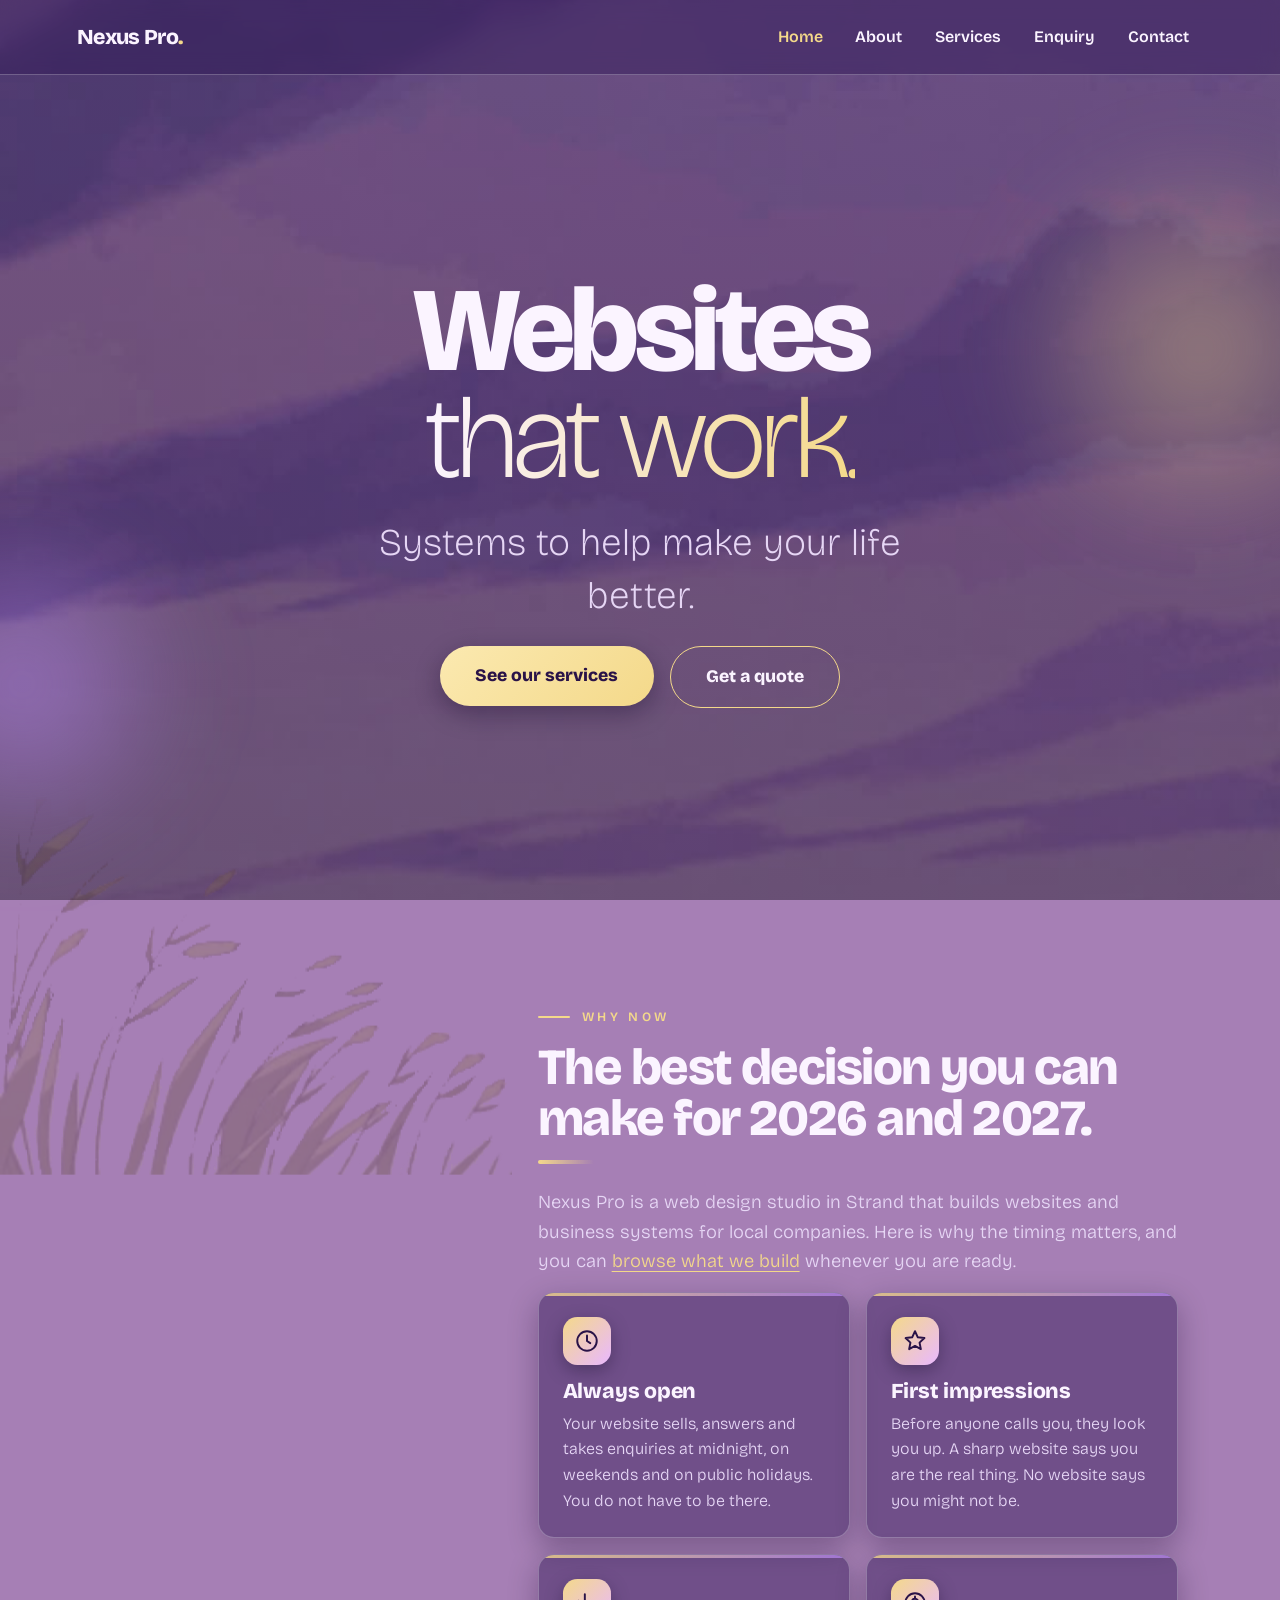
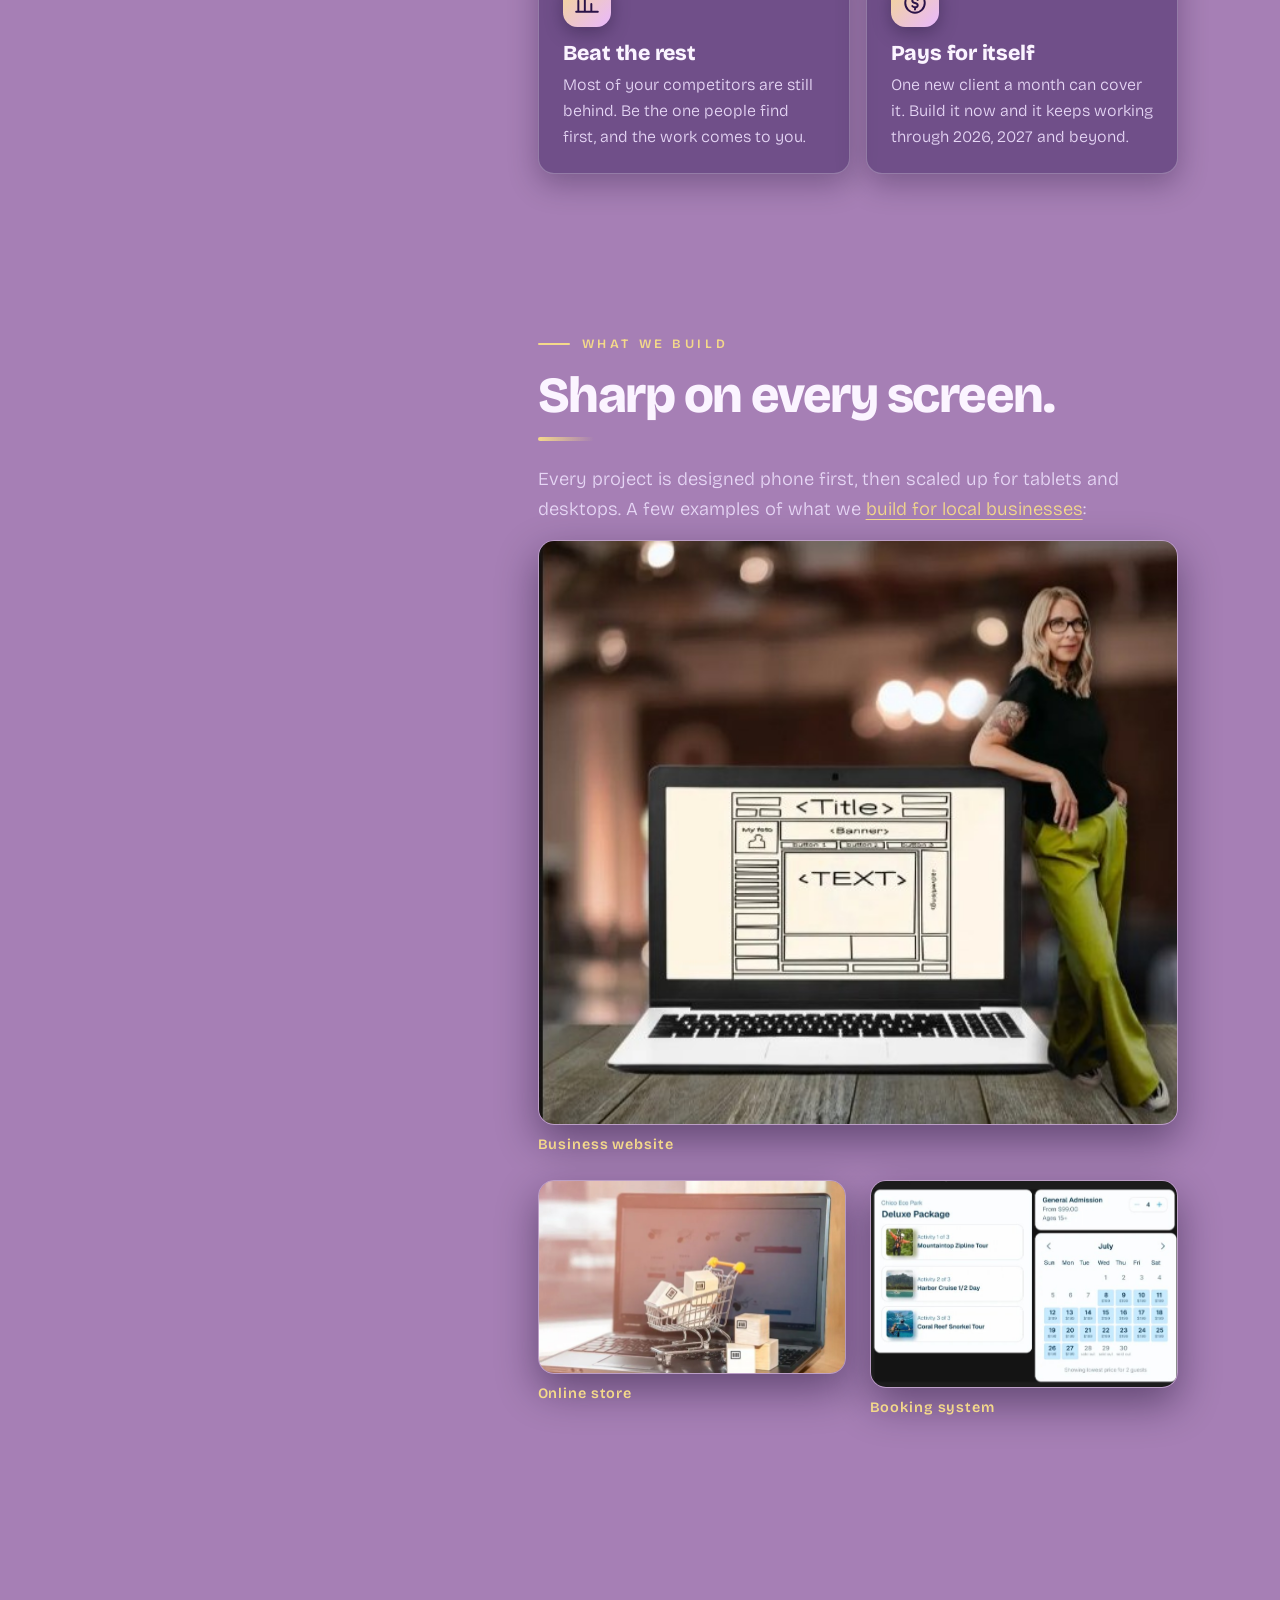
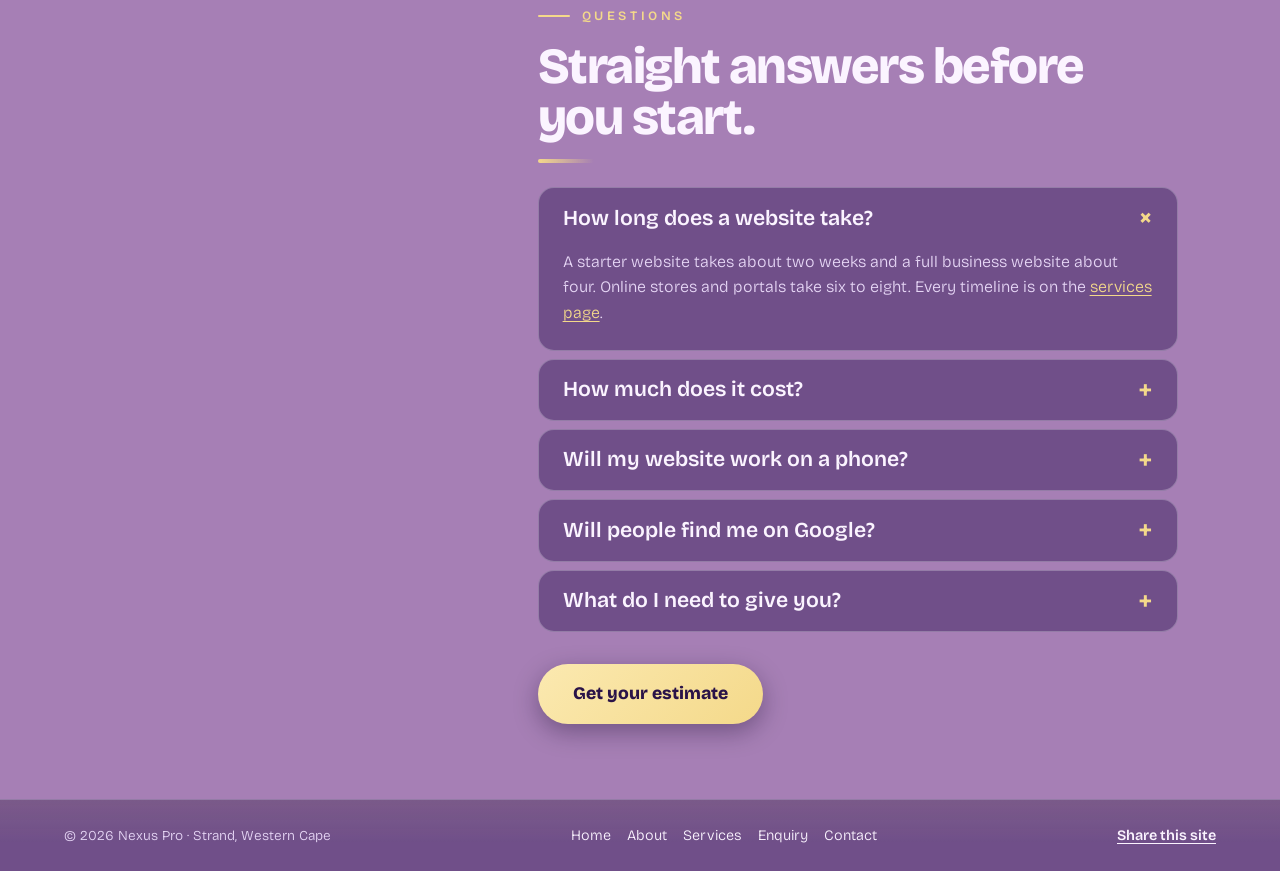
<file: index.html>
<!DOCTYPE html>
<html lang="en">
<head>
<meta charset="utf-8">
<meta name="viewport" content="width=device-width, initial-scale=1">
<title>Web Design &amp; Systems in Strand | Nexus Pro</title>
<meta name="description" content="Nexus Pro builds fast, mobile-friendly websites and business systems for small businesses in Strand and the Western Cape. See services and get a quote.">
<link rel="canonical" href="https://nexus-pro.netlify.app/">
<meta property="og:type" content="website">
<meta property="og:site_name" content="Nexus Pro">
<meta property="og:locale" content="en_ZA">
<meta property="og:title" content="Web Design &amp; Systems in Strand | Nexus Pro">
<meta property="og:description" content="Nexus Pro builds fast, mobile-friendly websites and business systems for small businesses in Strand and the Western Cape. See services and get a quote.">
<meta property="og:url" content="https://nexus-pro.netlify.app/">
<meta property="og:image" content="https://nexus-pro.netlify.app/assets/nexus-pro-social-preview.jpg">
<meta property="og:image:alt" content="Nexus Pro: websites and systems that work">
<meta name="twitter:card" content="summary_large_image">
<meta name="theme-color" content="#2a1348">
<link rel="icon" href="assets/favicon.svg" type="image/svg+xml">
<link rel="preconnect" href="https://fonts.googleapis.com">
<link rel="preconnect" href="https://fonts.gstatic.com" crossorigin>
<link rel="stylesheet" href="https://fonts.googleapis.com/css2?family=Bricolage+Grotesque:opsz,wght@12..96,200..800&amp;display=swap">
<link rel="stylesheet" href="style.css">
<script type="application/ld+json">{"@context": "https://schema.org", "@graph": [{"@type": "ProfessionalService", "@id": "https://nexus-pro.netlify.app/#business", "name": "Nexus Pro", "url": "https://nexus-pro.netlify.app/", "description": "Web design and business systems for small businesses in Strand and the Western Cape.", "image": "https://nexus-pro.netlify.app/assets/nexus-pro-social-preview.jpg", "founder": {"@type": "Person", "name": "Landon Ferguson"}, "address": {"@type": "PostalAddress", "addressLocality": "Strand", "addressRegion": "Western Cape", "addressCountry": "ZA"}, "geo": {"@type": "GeoCoordinates", "latitude": -34.1167, "longitude": 18.8333}, "areaServed": {"@type": "GeoCircle", "geoMidpoint": {"@type": "GeoCoordinates", "latitude": -34.1167, "longitude": 18.8333}, "geoRadius": 25000}, "priceRange": "R750 - R22 000"}, {"@type": "FAQPage", "mainEntity": [{"@type": "Question", "name": "How long does a website take?", "acceptedAnswer": {"@type": "Answer", "text": "A starter website takes about two weeks and a full business website about four. Online stores and portals take six to eight."}}, {"@type": "Question", "name": "How much does it cost?", "acceptedAnswer": {"@type": "Answer", "text": "Websites start at R4 500 and systems are priced from there. The quote form gives an instant estimate of cost, delivery time and earliest start date."}}, {"@type": "Question", "name": "Will my website work on a phone?", "acceptedAnswer": {"@type": "Answer", "text": "Yes. Every site is built mobile first and checked on small screens."}}, {"@type": "Question", "name": "Will people find me on Google?", "acceptedAnswer": {"@type": "Answer", "text": "We set up page titles, descriptions, headings, a sitemap and local business details. Ongoing growth is covered by the SEO and local visibility service."}}, {"@type": "Question", "name": "What do I need to give you?", "acceptedAnswer": {"@type": "Answer", "text": "A short description of your business, your logo if you have one, and a few photos. Copywriting help is available as an add-on."}}]}]}</script>
</head>
<body data-grass="scroll">

<a class="skip-link" href="#main">Skip to main content</a>

<picture class="sky">
  <source media="(min-width: 64em)" srcset="assets/purple-sky-background-1200.jpg">
  <source media="(min-width: 37.5em)" srcset="assets/purple-sky-background-900.jpg">
  <img src="assets/purple-sky-background-600.jpg" srcset="assets/purple-sky-background-600.jpg 600w, assets/purple-sky-background-900.jpg 900w, assets/purple-sky-background-1200.jpg 1200w" sizes="100vw" alt="" width="1200" height="881" fetchpriority="high">
</picture>

<header class="site-header">
  <a class="site-logo" href="index.html">Nexus Pro</a>
  <button class="nav-toggle" type="button" aria-expanded="false" aria-controls="site-nav">
    <span class="nav-toggle-bars" aria-hidden="true"></span>
    <span class="visually-hidden">Menu</span>
  </button>
  <nav class="site-nav" id="site-nav" aria-label="Main">
    <ul class="nav-list">
      <li><a class="nav-link" aria-current="page" href="index.html">Home</a></li>
      <li><a class="nav-link" href="about.html">About</a></li>
      <li><a class="nav-link" href="services.html">Services</a></li>
      <li><a class="nav-link" href="enquiry.html">Enquiry</a></li>
      <li><a class="nav-link" href="contact.html">Contact</a></li>
    </ul>
  </nav>
</header>

<main class="site-main" id="main">

  <section class="hero">
    <h1 class="hero-title">Websites<br><span class="hero-title-light">that work.</span></h1>
    <p class="hero-lead">Systems to help make your life better.</p>
    <div class="hero-actions">
      <a class="btn" href="services.html">See our services</a>
      <a class="btn btn-ghost" href="enquiry.html">Get a quote</a>
    </div>
  </section>

  <section class="panel" id="why-now">
    <div class="panel-inner">
      <p class="eyebrow">Why now</p>
      <h2 class="panel-title">The best decision you can make for 2026 and 2027.</h2>
      <p class="panel-text">Nexus Pro is a web design studio in Strand that builds websites and business systems for local companies. Here is why the timing matters, and you can <a class="text-link" href="services.html">browse what we build</a> whenever you are ready.</p>
      <ul class="card-grid">
        <li class="card" data-reveal>
          <span class="card-icon" aria-hidden="true"><svg viewBox="0 0 24 24" width="26" height="26" fill="none" stroke="currentColor" stroke-width="1.8" stroke-linecap="round" stroke-linejoin="round"><circle cx="12" cy="12" r="9"/><path d="M12 7v5l3 2"/></svg></span>
          <h3 class="card-title">Always open</h3>
          <p class="card-text">Your website sells, answers and takes enquiries at midnight, on weekends and on public holidays. You do not have to be there.</p>
        </li>
        <li class="card" data-reveal>
          <span class="card-icon" aria-hidden="true"><svg viewBox="0 0 24 24" width="26" height="26" fill="none" stroke="currentColor" stroke-width="1.8" stroke-linecap="round" stroke-linejoin="round"><path d="M12 3l2.6 5.6 6.1.7-4.5 4.2 1.2 6L12 16.5 6.6 19.5l1.2-6L3.3 9.3l6.1-.7z"/></svg></span>
          <h3 class="card-title">First impressions</h3>
          <p class="card-text">Before anyone calls you, they look you up. A sharp website says you are the real thing. No website says you might not be.</p>
        </li>
        <li class="card" data-reveal>
          <span class="card-icon" aria-hidden="true"><svg viewBox="0 0 24 24" width="26" height="26" fill="none" stroke="currentColor" stroke-width="1.8" stroke-linecap="round" stroke-linejoin="round"><path d="M4 20V10M10 20V4M16 20v-7M22 20H2"/></svg></span>
          <h3 class="card-title">Beat the rest</h3>
          <p class="card-text">Most of your competitors are still behind. Be the one people find first, and the work comes to you.</p>
        </li>
        <li class="card" data-reveal>
          <span class="card-icon" aria-hidden="true"><svg viewBox="0 0 24 24" width="26" height="26" fill="none" stroke="currentColor" stroke-width="1.8" stroke-linecap="round" stroke-linejoin="round"><circle cx="12" cy="12" r="9"/><path d="M14.5 9.2c-.6-.8-1.5-1.2-2.5-1.2-1.4 0-2.5.8-2.5 2s1 1.7 2.5 2 2.5.8 2.5 2-1.1 2-2.5 2c-1 0-1.9-.4-2.5-1.2M12 6v2m0 8v2"/></svg></span>
          <h3 class="card-title">Pays for itself</h3>
          <p class="card-text">One new client a month can cover it. Build it now and it keeps working through 2026, 2027 and beyond.</p>
        </li>
      </ul>
    </div>
  </section>

  <section class="panel" id="showcase">
    <div class="panel-inner">
      <p class="eyebrow">What we build</p>
      <h2 class="panel-title">Sharp on every screen.</h2>
      <p class="panel-text">Every project is designed phone first, then scaled up for tablets and desktops. A few examples of what we <a href="services.html">build for local businesses</a>:</p>
      <ul class="showcase-grid">
        <li class="showcase-item" data-reveal>
          <figure>
            <img src="assets/images/website-business.jpg" alt="A business website on a laptop screen with a woman leaning beside it" width="600" height="450" loading="lazy" decoding="async">
            <figcaption>Business website</figcaption>
          </figure>
        </li>
        <li class="showcase-item" data-reveal>
          <figure>
            <img src="assets/images/online-store.jpg" alt="A miniature shopping cart with boxes in front of a laptop" width="600" height="450" loading="lazy" decoding="async">
            <figcaption>Online store</figcaption>
          </figure>
        </li>
        <li class="showcase-item" data-reveal>
          <figure>
            <img src="assets/images/booking-system.jpg" alt="A booking screen with activities and a calendar of available dates" width="600" height="450" loading="lazy" decoding="async">
            <figcaption>Booking system</figcaption>
          </figure>
        </li>
      </ul>
    </div>
  </section>

  <section class="panel" id="faq">
    <div class="panel-inner">
      <p class="eyebrow">Questions</p>
      <h2 class="panel-title">Straight answers before you start.</h2>
      <div class="accordion" data-single data-reveal>
  <div class="accordion-item">
    <h3 class="accordion-heading"><button class="accordion-trigger" type="button" id="faq-1-trigger" aria-expanded="true" aria-controls="faq-1-panel">How long does a website take?</button></h3>
    <div class="accordion-panel" id="faq-1-panel" role="region" aria-labelledby="faq-1-trigger"><div class="accordion-panel-inner"><p>A starter website takes about two weeks and a full business website about four. Online stores and portals take six to eight. Every timeline is on the <a href="services.html">services page</a>.</p></div></div>
  </div>
  <div class="accordion-item">
    <h3 class="accordion-heading"><button class="accordion-trigger" type="button" id="faq-2-trigger" aria-expanded="false" aria-controls="faq-2-panel">How much does it cost?</button></h3>
    <div class="accordion-panel" id="faq-2-panel" role="region" aria-labelledby="faq-2-trigger"><div class="accordion-panel-inner"><p>Websites start at R4&nbsp;500 and systems are priced from there. Use the <a href="enquiry.html">quote form</a> for an instant estimate of cost, delivery time and your earliest start date.</p></div></div>
  </div>
  <div class="accordion-item">
    <h3 class="accordion-heading"><button class="accordion-trigger" type="button" id="faq-3-trigger" aria-expanded="false" aria-controls="faq-3-panel">Will my website work on a phone?</button></h3>
    <div class="accordion-panel" id="faq-3-panel" role="region" aria-labelledby="faq-3-trigger"><div class="accordion-panel-inner"><p>Yes. Every site is built mobile first and checked on small screens, because most of your customers will find you on their phone.</p></div></div>
  </div>
  <div class="accordion-item">
    <h3 class="accordion-heading"><button class="accordion-trigger" type="button" id="faq-4-trigger" aria-expanded="false" aria-controls="faq-4-panel">Will people find me on Google?</button></h3>
    <div class="accordion-panel" id="faq-4-panel" role="region" aria-labelledby="faq-4-trigger"><div class="accordion-panel-inner"><p>We set up the on-page basics: page titles, descriptions, headings, a sitemap and your local business details. For ongoing growth, see the SEO and local visibility service on the <a href="services.html">services page</a>.</p></div></div>
  </div>
  <div class="accordion-item">
    <h3 class="accordion-heading"><button class="accordion-trigger" type="button" id="faq-5-trigger" aria-expanded="false" aria-controls="faq-5-panel">What do I need to give you?</button></h3>
    <div class="accordion-panel" id="faq-5-panel" role="region" aria-labelledby="faq-5-trigger"><div class="accordion-panel-inner"><p>A short description of your business, your logo if you have one, and a few photos. If you do not have the words ready, copywriting help is available as an add-on when you <a href="enquiry.html">request a quote</a>.</p></div></div>
  </div>
</div>
      <a class="btn" href="enquiry.html">Get your estimate</a>
    </div>
  </section>
</main>

<footer class="site-footer">
  <div class="footer-inner">
    <p class="footer-text">&copy; 2026 Nexus Pro &middot; Strand, Western Cape</p>
    <nav class="footer-nav" aria-label="Footer"><a href="index.html">Home</a><a href="about.html">About</a><a href="services.html">Services</a><a href="enquiry.html">Enquiry</a><a href="contact.html">Contact</a></nav>
    <button class="footer-share" type="button" data-share>Share this site</button>
  </div>
</footer>

<video class="grass" src="assets/grass.webm" muted loop playsinline preload="none" width="570" height="422" aria-hidden="true"></video>
<audio id="music" src="assets/calm.m4a" loop preload="metadata"></audio>
<script src="script.js" defer></script>
</body>
</html>
</file>
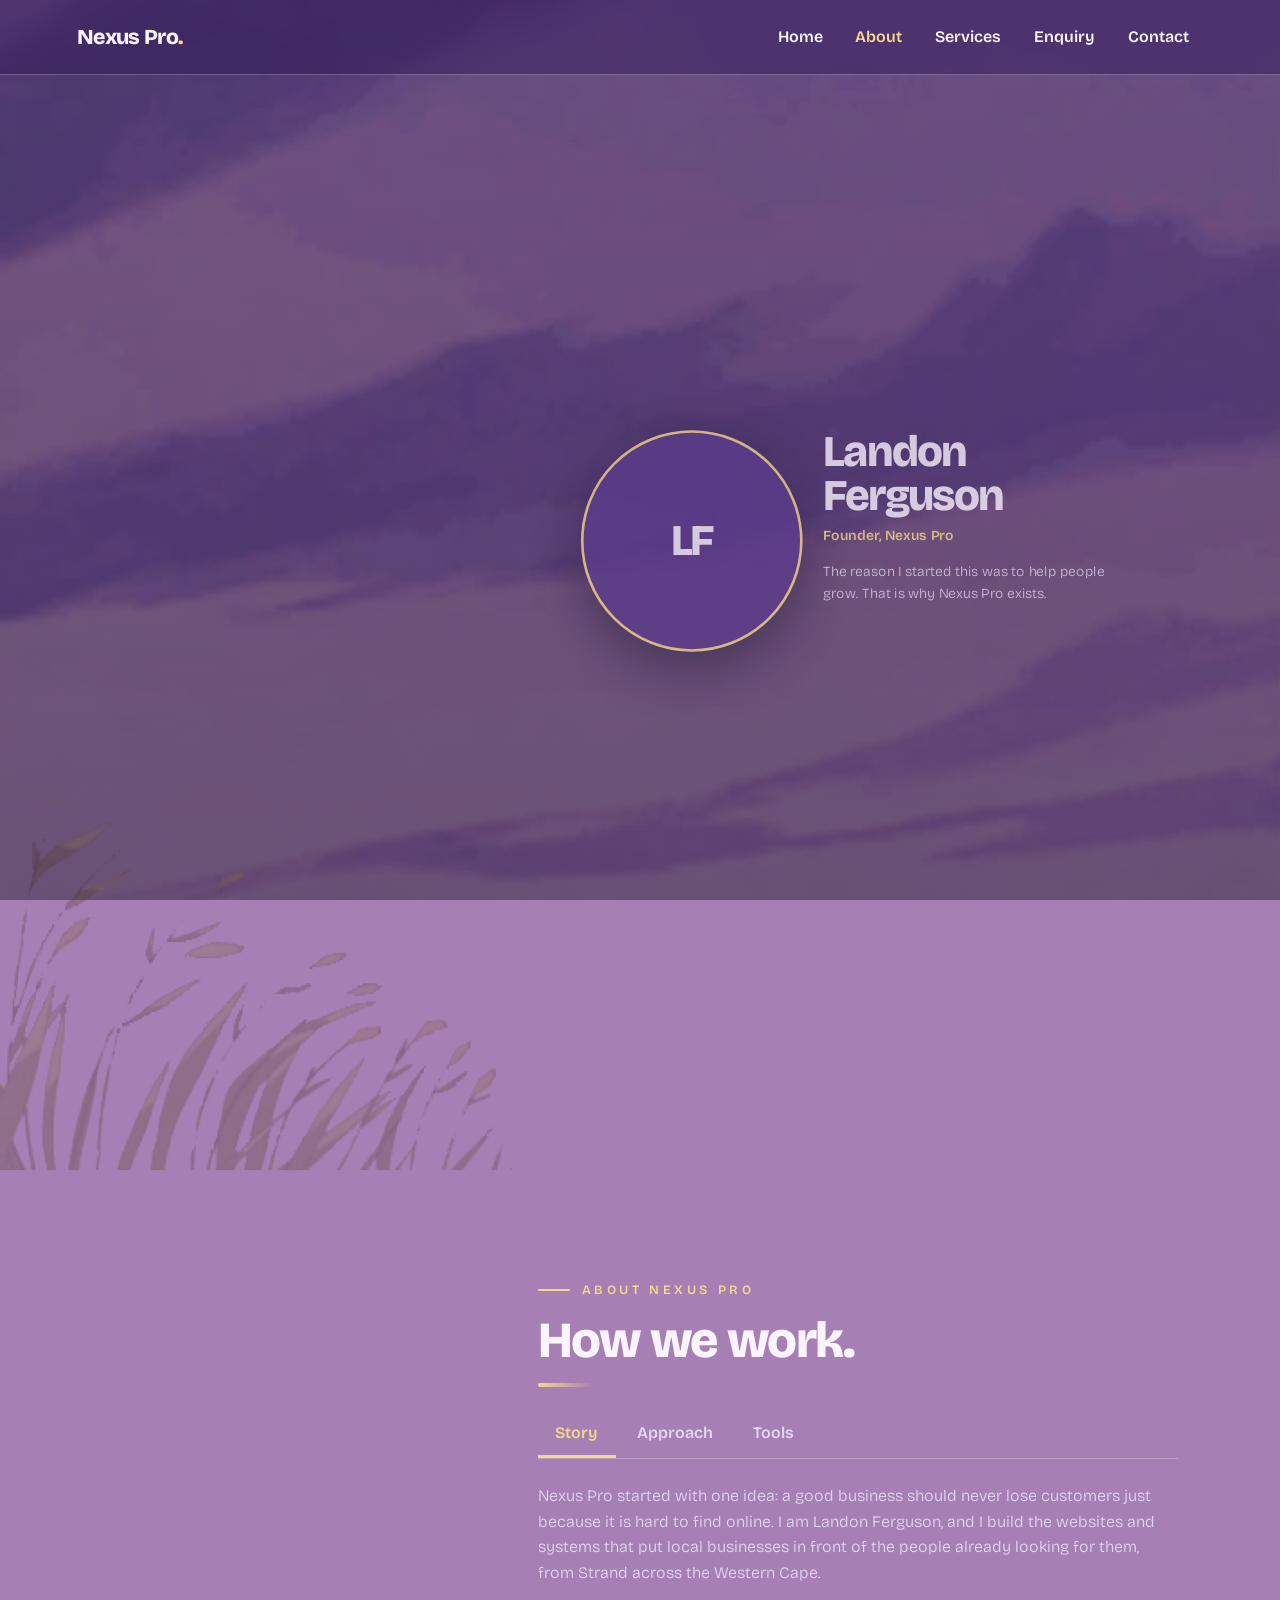
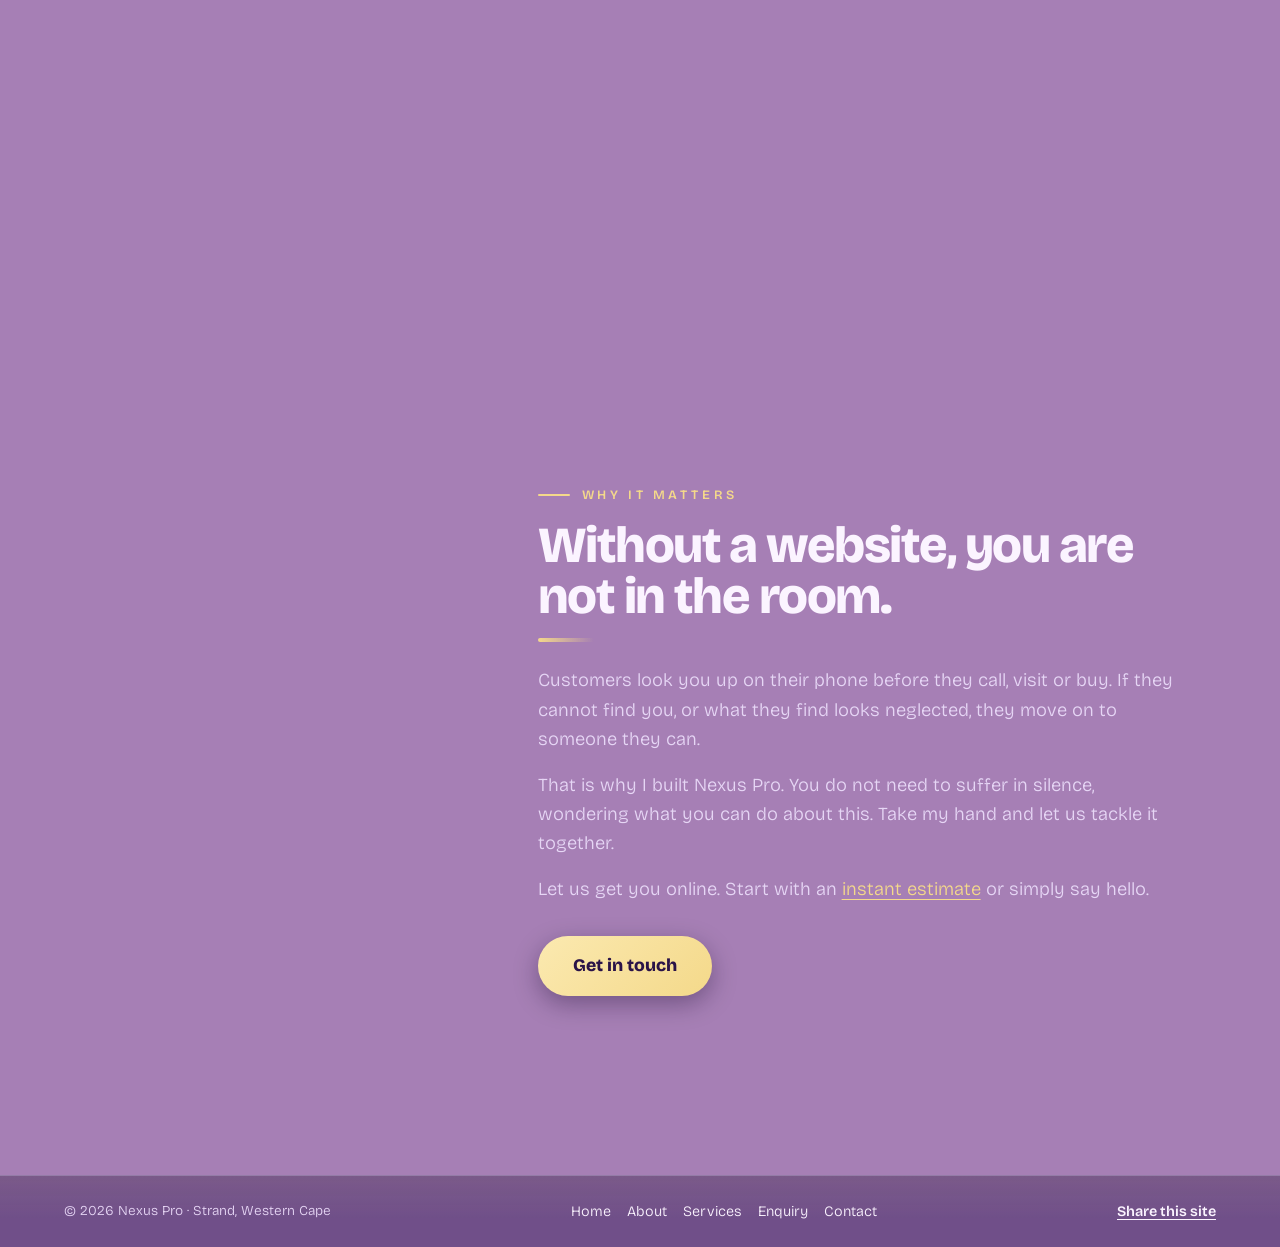
<file: about.html>
<!DOCTYPE html>
<html lang="en">
<head>
<meta charset="utf-8">
<meta name="viewport" content="width=device-width, initial-scale=1">
<title>About Nexus Pro | Website Developer in Strand</title>
<meta name="description" content="Meet Landon Ferguson, founder of Nexus Pro, a Strand web developer who builds websites and systems that help small businesses grow online.">
<link rel="canonical" href="https://nexus-pro.netlify.app/about.html">
<meta property="og:type" content="website">
<meta property="og:site_name" content="Nexus Pro">
<meta property="og:locale" content="en_ZA">
<meta property="og:title" content="About Nexus Pro | Website Developer in Strand">
<meta property="og:description" content="Meet Landon Ferguson, founder of Nexus Pro, a Strand web developer who builds websites and systems that help small businesses grow online.">
<meta property="og:url" content="https://nexus-pro.netlify.app/about.html">
<meta property="og:image" content="https://nexus-pro.netlify.app/assets/nexus-pro-social-preview.jpg">
<meta property="og:image:alt" content="Nexus Pro: websites and systems that work">
<meta name="twitter:card" content="summary_large_image">
<meta name="theme-color" content="#2a1348">
<link rel="icon" href="assets/favicon.svg" type="image/svg+xml">
<link rel="preconnect" href="https://fonts.googleapis.com">
<link rel="preconnect" href="https://fonts.gstatic.com" crossorigin>
<link rel="stylesheet" href="https://fonts.googleapis.com/css2?family=Bricolage+Grotesque:opsz,wght@12..96,200..800&amp;display=swap">
<link rel="stylesheet" href="style.css">
</head>
<body data-grass="scroll">

<a class="skip-link" href="#main">Skip to main content</a>

<picture class="sky">
  <source media="(min-width: 64em)" srcset="assets/purple-sky-background-1200.jpg">
  <source media="(min-width: 37.5em)" srcset="assets/purple-sky-background-900.jpg">
  <img src="assets/purple-sky-background-600.jpg" srcset="assets/purple-sky-background-600.jpg 600w, assets/purple-sky-background-900.jpg 900w, assets/purple-sky-background-1200.jpg 1200w" sizes="100vw" alt="" width="1200" height="881" fetchpriority="high">
</picture>

<header class="site-header">
  <a class="site-logo" href="index.html">Nexus Pro</a>
  <button class="nav-toggle" type="button" aria-expanded="false" aria-controls="site-nav">
    <span class="nav-toggle-bars" aria-hidden="true"></span>
    <span class="visually-hidden">Menu</span>
  </button>
  <nav class="site-nav" id="site-nav" aria-label="Main">
    <ul class="nav-list">
      <li><a class="nav-link" href="index.html">Home</a></li>
      <li><a class="nav-link" aria-current="page" href="about.html">About</a></li>
      <li><a class="nav-link" href="services.html">Services</a></li>
      <li><a class="nav-link" href="enquiry.html">Enquiry</a></li>
      <li><a class="nav-link" href="contact.html">Contact</a></li>
    </ul>
  </nav>
</header>

<main class="site-main" id="main">

  <section class="panel profile-section">
    <div class="pop">
      <div class="profile-photo" role="img" aria-label="Landon Ferguson initials monogram">LF</div>
      <div class="profile-text">
        <h1 class="profile-name">Landon Ferguson</h1>
        <p class="profile-role">Founder, Nexus Pro</p>
        <p class="profile-note">The reason I started this was to help people grow. That is why Nexus Pro exists.</p>
      </div>
    </div>
  </section>

  <section class="panel" id="about-tabs">
    <div class="panel-inner">
      <p class="eyebrow">About Nexus Pro</p>
      <h2 class="panel-title">How we work.</h2>
      <div class="tabs" data-reveal>
        <div class="tablist" role="tablist" aria-label="About Nexus Pro">
          <button class="tab" type="button" role="tab" id="tab-story" aria-selected="true" aria-controls="panel-story">Story</button>
          <button class="tab" type="button" role="tab" id="tab-approach" aria-selected="false" aria-controls="panel-approach" tabindex="-1">Approach</button>
          <button class="tab" type="button" role="tab" id="tab-tools" aria-selected="false" aria-controls="panel-tools" tabindex="-1">Tools</button>
        </div>
        <div class="tabpanel" role="tabpanel" id="panel-story" aria-labelledby="tab-story" tabindex="0">
          <p>Nexus Pro started with one idea: a good business should never lose customers just because it is hard to find online. I am Landon Ferguson, and I build the websites and systems that put local businesses in front of the people already looking for them, from Strand across the Western Cape.</p>
        </div>
        <div class="tabpanel" role="tabpanel" id="panel-approach" aria-labelledby="tab-approach" tabindex="0" hidden>
          <ol class="panel-list">
            <li><strong>Listen.</strong> We agree on your goals and what success looks like.</li>
            <li><strong>Design.</strong> You see the layout before anything is built.</li>
            <li><strong>Build.</strong> Fast, mobile-friendly pages with clean code.</li>
            <li><strong>Launch and support.</strong> We publish, test everything and stay available.</li>
          </ol>
        </div>
        <div class="tabpanel" role="tabpanel" id="panel-tools" aria-labelledby="tab-tools" tabindex="0" hidden>
          <ul class="panel-list">
            <li>HTML, CSS and JavaScript for the foundations.</li>
            <li>Leaflet and OpenStreetMap for interactive maps.</li>
            <li>GitHub to keep every change on record, and Netlify to publish.</li>
          </ul>
          <p>Nothing exotic: tools that are fast, secure and easy to maintain. See the <a class="text-link" href="services.html">full list of services</a>.</p>
        </div>
      </div>
    </div>
  </section>

  <section class="panel" id="why-it-matters">
    <div class="panel-inner">
      <p class="eyebrow">Why it matters</p>
      <h2 class="panel-title">Without a website, you are not in the room.</h2>
      <p class="panel-text">Customers look you up on their phone before they call, visit or buy. If they cannot find you, or what they find looks neglected, they move on to someone they can.</p>
      <p class="panel-text">That is why I built Nexus Pro. You do not need to suffer in silence, wondering what you can do about this. Take my hand and let us tackle it together.</p>
      <p class="panel-text">Let us get you online. Start with an <a class="text-link" href="enquiry.html">instant estimate</a> or simply say hello.</p>
      <a class="btn" href="contact.html">Get in touch</a>
    </div>
  </section>
</main>

<footer class="site-footer">
  <div class="footer-inner">
    <p class="footer-text">&copy; 2026 Nexus Pro &middot; Strand, Western Cape</p>
    <nav class="footer-nav" aria-label="Footer"><a href="index.html">Home</a><a href="about.html">About</a><a href="services.html">Services</a><a href="enquiry.html">Enquiry</a><a href="contact.html">Contact</a></nav>
    <button class="footer-share" type="button" data-share>Share this site</button>
  </div>
</footer>

<video class="grass" src="assets/grass.webm" muted loop playsinline preload="none" width="570" height="422" aria-hidden="true"></video>
<audio id="music" src="assets/calm.m4a" loop preload="metadata"></audio>
<script src="script.js" defer></script>
</body>
</html>
</file>
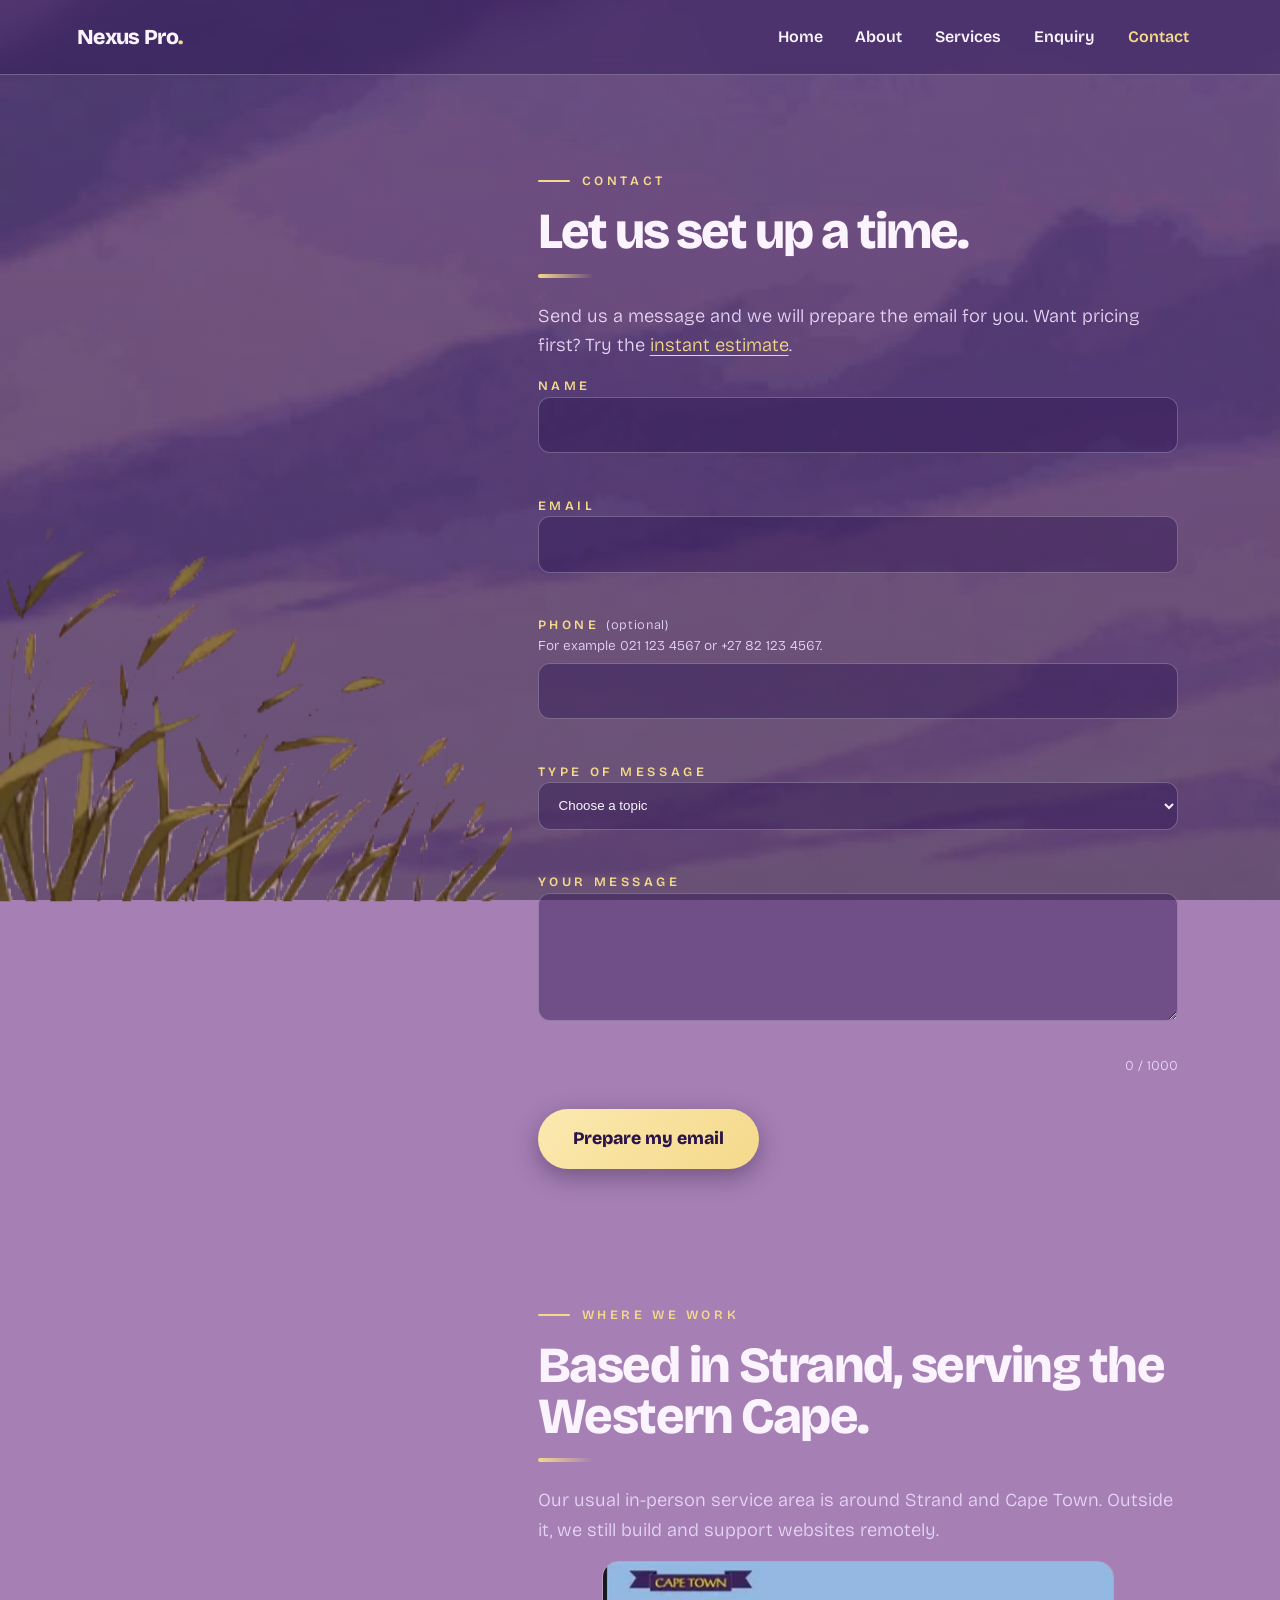
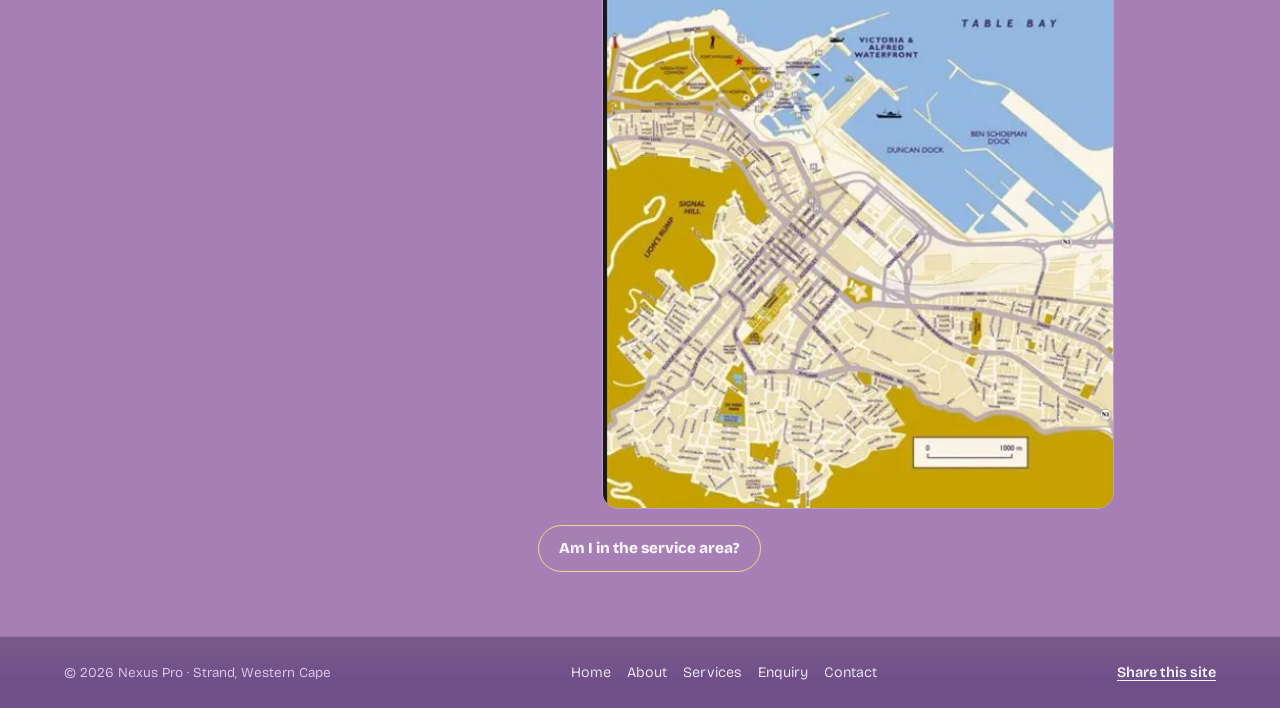
<file: contact.html>
<!DOCTYPE html>
<html lang="en">
<head>
<meta charset="utf-8">
<meta name="viewport" content="width=device-width, initial-scale=1">
<title>Contact Nexus Pro | Strand Web Developer</title>
<meta name="description" content="Contact Nexus Pro in Strand, Western Cape. Send a message, find our service area on the map and get a reply about your website project.">
<link rel="canonical" href="https://nexus-pro.netlify.app/contact.html">
<meta property="og:type" content="website">
<meta property="og:site_name" content="Nexus Pro">
<meta property="og:locale" content="en_ZA">
<meta property="og:title" content="Contact Nexus Pro | Strand Web Developer">
<meta property="og:description" content="Contact Nexus Pro in Strand, Western Cape. Send a message, find our service area on the map and get a reply about your website project.">
<meta property="og:url" content="https://nexus-pro.netlify.app/contact.html">
<meta property="og:image" content="https://nexus-pro.netlify.app/assets/nexus-pro-social-preview.jpg">
<meta property="og:image:alt" content="Nexus Pro: websites and systems that work">
<meta name="twitter:card" content="summary_large_image">
<meta name="theme-color" content="#2a1348">
<link rel="icon" href="assets/favicon.svg" type="image/svg+xml">
<link rel="preconnect" href="https://fonts.googleapis.com">
<link rel="preconnect" href="https://fonts.gstatic.com" crossorigin>
<link rel="stylesheet" href="https://fonts.googleapis.com/css2?family=Bricolage+Grotesque:opsz,wght@12..96,200..800&amp;display=swap">
<link rel="stylesheet" href="style.css">
</head>
<body data-grass="always">

<a class="skip-link" href="#main">Skip to main content</a>

<picture class="sky">
  <source media="(min-width: 64em)" srcset="assets/purple-sky-background-1200.jpg">
  <source media="(min-width: 37.5em)" srcset="assets/purple-sky-background-900.jpg">
  <img src="assets/purple-sky-background-600.jpg" srcset="assets/purple-sky-background-600.jpg 600w, assets/purple-sky-background-900.jpg 900w, assets/purple-sky-background-1200.jpg 1200w" sizes="100vw" alt="" width="1200" height="881" fetchpriority="high">
</picture>

<header class="site-header">
  <a class="site-logo" href="index.html">Nexus Pro</a>
  <button class="nav-toggle" type="button" aria-expanded="false" aria-controls="site-nav">
    <span class="nav-toggle-bars" aria-hidden="true"></span>
    <span class="visually-hidden">Menu</span>
  </button>
  <nav class="site-nav" id="site-nav" aria-label="Main">
    <ul class="nav-list">
      <li><a class="nav-link" href="index.html">Home</a></li>
      <li><a class="nav-link" href="about.html">About</a></li>
      <li><a class="nav-link" href="services.html">Services</a></li>
      <li><a class="nav-link" href="enquiry.html">Enquiry</a></li>
      <li><a class="nav-link" aria-current="page" href="contact.html">Contact</a></li>
    </ul>
  </nav>
</header>

<main class="site-main" id="main">

  <section class="panel contact-section">
    <div class="panel-inner">
      <p class="eyebrow">Contact</p>
      <h1 class="panel-title">Let us set up a time.</h1>
      <p class="panel-text">Send us a message and we will prepare the email for you. Want pricing first? Try the <a class="text-link" href="enquiry.html">instant estimate</a>.</p>
      <form class="contact-form" id="contact-form" name="contact" method="post" action="thank-you.html" data-netlify="true" data-netlify-honeypot="bot-field" novalidate>
        <input type="hidden" name="form-name" value="contact">
        <p class="hp-field" aria-hidden="true"><label>Leave this field empty <input type="text" name="bot-field" tabindex="-1" autocomplete="off"></label></p>
        <div class="form-summary" id="form-summary" role="alert" hidden></div>
        <div class="form-field">
  <label class="form-label" for="name">Name</label>
  <input class="form-input" id="name" name="name" type="text" minlength="2" maxlength="60" autocomplete="name" data-rule="name" required aria-describedby="name-error">
  <p class="form-error" id="name-error"></p>
</div>

        <div class="form-field">
  <label class="form-label" for="email">Email</label>
  <input class="form-input" id="email" name="email" type="email" maxlength="120" autocomplete="email" inputmode="email" required aria-describedby="email-error">
  <p class="form-error" id="email-error"></p>
</div>

        <div class="form-field">
  <label class="form-label" for="phone">Phone <span class="form-optional">(optional)</span></label>
  <p class="form-hint" id="phone-hint">For example 021 123 4567 or +27 82 123 4567.</p>
  <input class="form-input" id="phone" name="phone" type="tel" maxlength="20" autocomplete="tel" inputmode="tel" pattern="[0-9+ \-]{{9,20}}" data-rule="phone" aria-describedby="phone-hint phone-error">
  <p class="form-error" id="phone-error"></p>
</div>

        <div class="form-field">
  <label class="form-label" for="topic">Type of message</label>
  <select class="form-input" id="topic" name="topic" required  aria-describedby="topic-error"><option value="">Choose a topic</option><option value="General question">General question</option><option value="Support for an existing website">Support for an existing website</option><option value="Partnership">Partnership</option><option value="Feedback">Feedback</option></select>
  <p class="form-error" id="topic-error"></p>
</div>

        <div class="form-field">
  <label class="form-label" for="message">Your message</label>
  <textarea class="form-input" id="message" name="message" rows="6" minlength="20" maxlength="1000" required aria-describedby="message-error"></textarea>
  <p class="form-error" id="message-error"></p>
</div>

        <p class="form-counter" id="message-counter" aria-hidden="true">0 / 1000</p>
        <button class="btn" type="submit" id="submit-btn">Prepare my email</button>
      </form>

      <section class="result" id="email-result" tabindex="-1" aria-labelledby="email-result-title" hidden>
        <h2 class="result-title" id="email-result-title">Your email is ready</h2>
        <p class="result-note" id="email-result-status"></p>
        <pre class="email-preview" id="email-preview" tabindex="0" aria-label="Email preview"></pre>
        <div class="result-actions">
          <a class="btn btn-small" id="email-send" href="contact.html">Open in my email app</a>
          <button class="btn btn-ghost btn-small" id="email-copy" type="button">Copy email text</button>
        </div>
        <p class="form-note" id="email-copy-status" role="status"></p>
      </section>
    </div>
  </section>

  <section class="panel panel-compact" id="where-we-work">
    <div class="panel-inner">
      <p class="eyebrow">Where we work</p>
      <h2 class="panel-title">Based in Strand, serving the Western Cape.</h2>
      <p class="panel-text">Our usual in-person service area is around Strand and Cape Town. Outside it, we still build and support websites remotely.</p>
      <figure class="map-image"><img src="assets/images/cape-town-map.jpg" alt="Street map of Cape Town and Table Bay" width="500" height="535" loading="lazy" decoding="async"></figure>
      <div class="map-actions">
        <button class="btn btn-ghost btn-small" id="locate-btn" type="button">Am I in the service area?</button>
        <p class="form-note" id="locate-status" role="status"></p>
      </div>
    </div>
  </section>
</main>

<footer class="site-footer">
  <div class="footer-inner">
    <p class="footer-text">&copy; 2026 Nexus Pro &middot; Strand, Western Cape</p>
    <nav class="footer-nav" aria-label="Footer"><a href="index.html">Home</a><a href="about.html">About</a><a href="services.html">Services</a><a href="enquiry.html">Enquiry</a><a href="contact.html">Contact</a></nav>
    <button class="footer-share" type="button" data-share>Share this site</button>
  </div>
</footer>

<video class="grass" src="assets/grass.webm" muted loop playsinline preload="none" width="570" height="422" aria-hidden="true"></video>
<audio id="music" src="assets/calm.m4a" loop preload="metadata"></audio>
<script src="script.js" defer></script>
<script src="js/forms.js" defer></script>
<script src="js/map.js" defer></script>
</body>
</html>
</file>
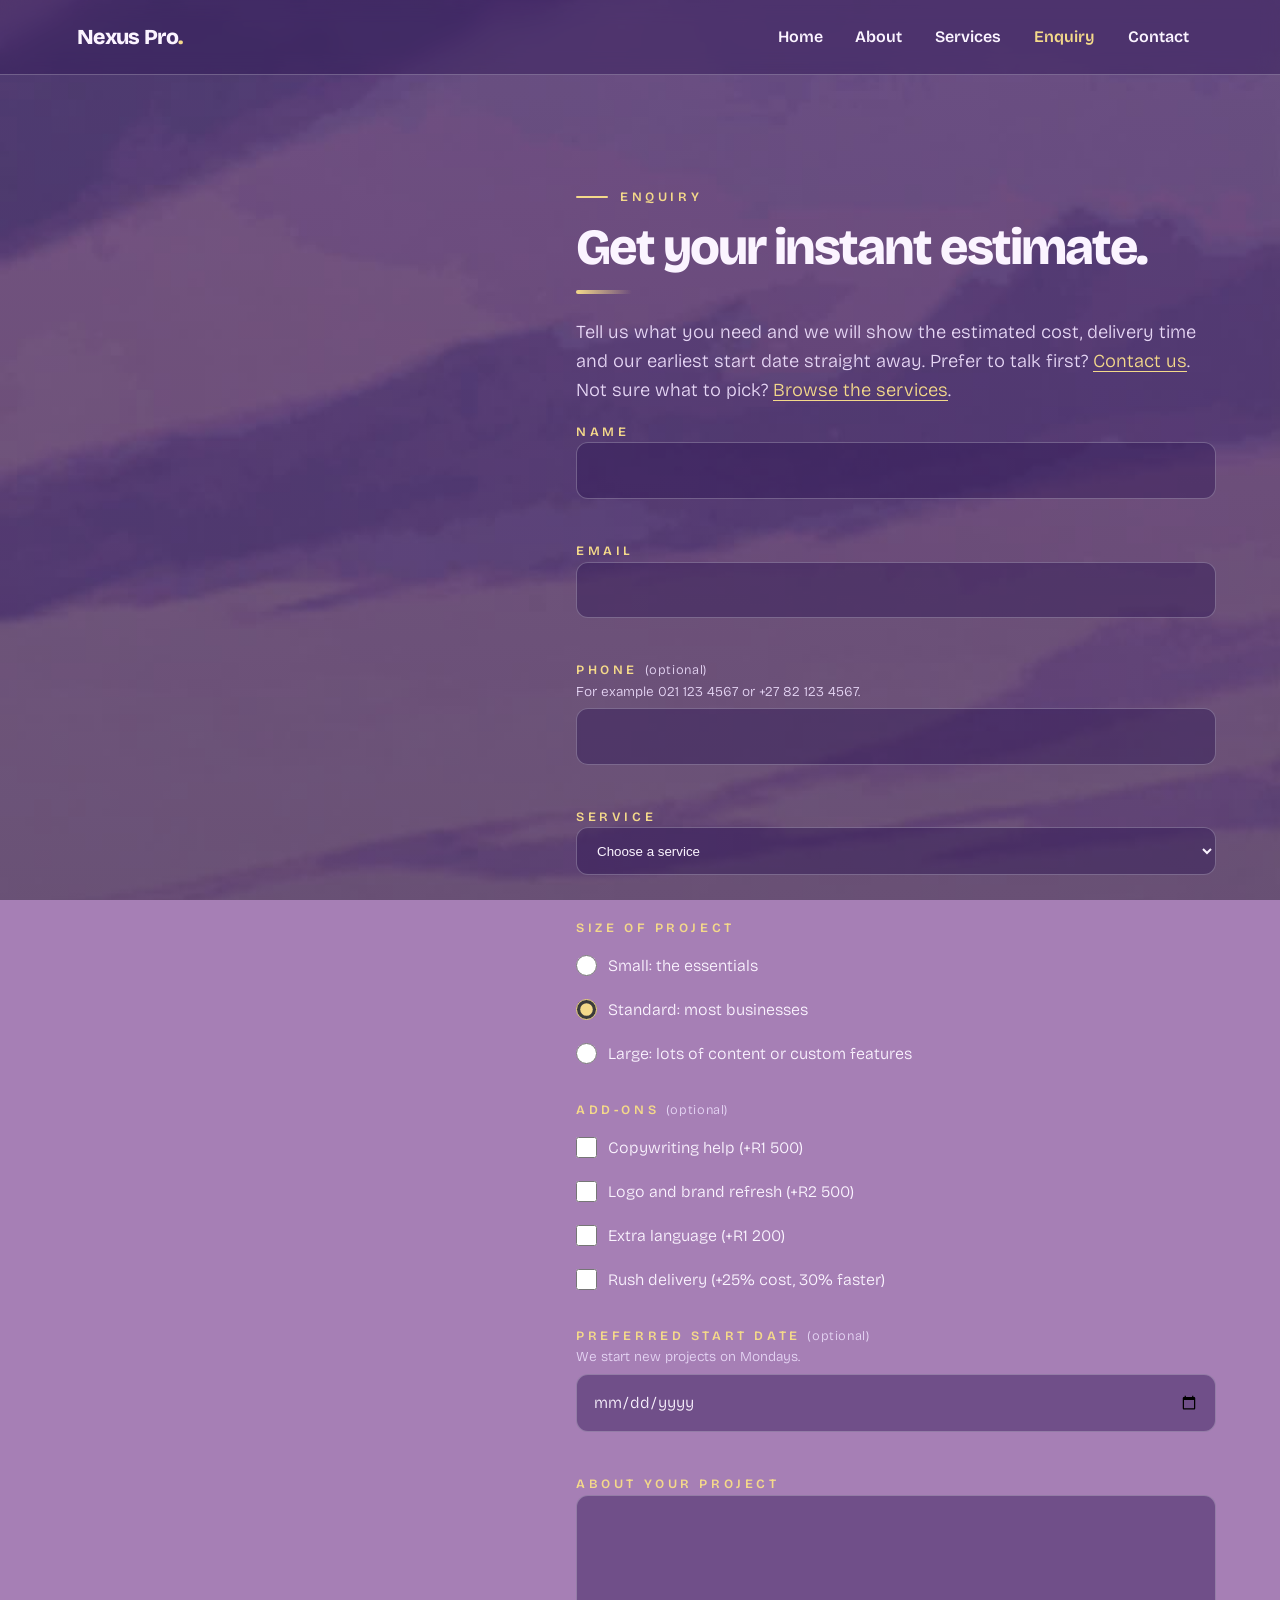
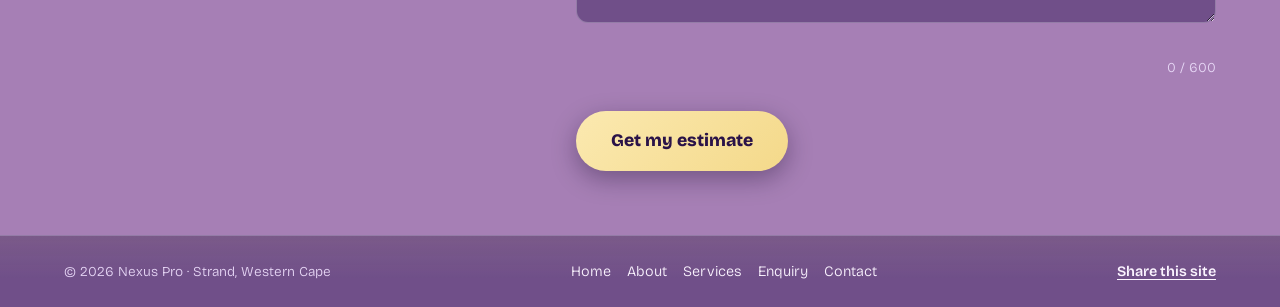
<file: enquiry.html>
<!DOCTYPE html>
<html lang="en">
<head>
<meta charset="utf-8">
<meta name="viewport" content="width=device-width, initial-scale=1">
<title>Get a Website Quote in Strand | Nexus Pro Enquiry</title>
<meta name="description" content="Request a website or systems quote from Nexus Pro. Choose a service and get an instant estimate of cost, delivery time and earliest start date.">
<link rel="canonical" href="https://nexus-pro.netlify.app/enquiry.html">
<meta property="og:type" content="website">
<meta property="og:site_name" content="Nexus Pro">
<meta property="og:locale" content="en_ZA">
<meta property="og:title" content="Get a Website Quote in Strand | Nexus Pro Enquiry">
<meta property="og:description" content="Request a website or systems quote from Nexus Pro. Choose a service and get an instant estimate of cost, delivery time and earliest start date.">
<meta property="og:url" content="https://nexus-pro.netlify.app/enquiry.html">
<meta property="og:image" content="https://nexus-pro.netlify.app/assets/nexus-pro-social-preview.jpg">
<meta property="og:image:alt" content="Nexus Pro: websites and systems that work">
<meta name="twitter:card" content="summary_large_image">
<meta name="theme-color" content="#2a1348">
<link rel="icon" href="assets/favicon.svg" type="image/svg+xml">
<link rel="preconnect" href="https://fonts.googleapis.com">
<link rel="preconnect" href="https://fonts.gstatic.com" crossorigin>
<link rel="stylesheet" href="https://fonts.googleapis.com/css2?family=Bricolage+Grotesque:opsz,wght@12..96,200..800&amp;display=swap">
<link rel="stylesheet" href="style.css">
</head>
<body>

<a class="skip-link" href="#main">Skip to main content</a>

<picture class="sky">
  <source media="(min-width: 64em)" srcset="assets/purple-sky-background-1200.jpg">
  <source media="(min-width: 37.5em)" srcset="assets/purple-sky-background-900.jpg">
  <img src="assets/purple-sky-background-600.jpg" srcset="assets/purple-sky-background-600.jpg 600w, assets/purple-sky-background-900.jpg 900w, assets/purple-sky-background-1200.jpg 1200w" sizes="100vw" alt="" width="1200" height="881" fetchpriority="high">
</picture>

<header class="site-header">
  <a class="site-logo" href="index.html">Nexus Pro</a>
  <button class="nav-toggle" type="button" aria-expanded="false" aria-controls="site-nav">
    <span class="nav-toggle-bars" aria-hidden="true"></span>
    <span class="visually-hidden">Menu</span>
  </button>
  <nav class="site-nav" id="site-nav" aria-label="Main">
    <ul class="nav-list">
      <li><a class="nav-link" href="index.html">Home</a></li>
      <li><a class="nav-link" href="about.html">About</a></li>
      <li><a class="nav-link" href="services.html">Services</a></li>
      <li><a class="nav-link" aria-current="page" href="enquiry.html">Enquiry</a></li>
      <li><a class="nav-link" href="contact.html">Contact</a></li>
    </ul>
  </nav>
</header>

<main class="site-main" id="main">

  <section class="panel panel-top">
    <div class="panel-inner">
      <p class="eyebrow">Enquiry</p>
      <h1 class="panel-title">Get your instant estimate.</h1>
      <p class="panel-text">Tell us what you need and we will show the estimated cost, delivery time and our earliest start date straight away. Prefer to talk first? <a class="text-link" href="contact.html">Contact us</a>. Not sure what to pick? <a class="text-link" href="services.html">Browse the services</a>.</p>
      <form class="contact-form" id="enquiry-form" name="enquiry" method="post" action="thank-you.html" data-netlify="true" data-netlify-honeypot="bot-field" novalidate>
        <input type="hidden" name="form-name" value="enquiry">
        <p class="hp-field" aria-hidden="true"><label>Leave this field empty <input type="text" name="bot-field" tabindex="-1" autocomplete="off"></label></p>
        <div class="form-summary" id="form-summary" role="alert" hidden></div>
        <div class="form-field">
  <label class="form-label" for="name">Name</label>
  <input class="form-input" id="name" name="name" type="text" minlength="2" maxlength="60" autocomplete="name" data-rule="name" required aria-describedby="name-error">
  <p class="form-error" id="name-error"></p>
</div>

        <div class="form-field">
  <label class="form-label" for="email">Email</label>
  <input class="form-input" id="email" name="email" type="email" maxlength="120" autocomplete="email" inputmode="email" required aria-describedby="email-error">
  <p class="form-error" id="email-error"></p>
</div>

        <div class="form-field">
  <label class="form-label" for="phone">Phone <span class="form-optional">(optional)</span></label>
  <p class="form-hint" id="phone-hint">For example 021 123 4567 or +27 82 123 4567.</p>
  <input class="form-input" id="phone" name="phone" type="tel" maxlength="20" autocomplete="tel" inputmode="tel" pattern="[0-9+ \-]{{9,20}}" data-rule="phone" aria-describedby="phone-hint phone-error">
  <p class="form-error" id="phone-error"></p>
</div>

        <div class="form-field">
  <label class="form-label" for="service">Service</label>
  <select class="form-input" id="service" name="service" required  aria-describedby="service-error"><option value="">Choose a service</option><option value="starter-website">Starter Website</option><option value="business-website">Business Website</option><option value="online-store">Online Store</option><option value="booking-system">Booking System</option><option value="client-portal">Client Portal</option><option value="process-automation">Process Automation</option><option value="seo-local-visibility">SEO and Local Visibility</option><option value="website-care-plan">Website Care Plan</option></select>
  <p class="form-error" id="service-error"></p>
</div>

        <fieldset class="form-fieldset">
          <legend class="form-label">Size of project</legend>
          <label class="choice" for="scope-small"><input type="radio" id="scope-small" name="scope" value="small"><span>Small: the essentials</span></label>
<label class="choice" for="scope-standard"><input type="radio" id="scope-standard" name="scope" value="standard" checked><span>Standard: most businesses</span></label>
<label class="choice" for="scope-large"><input type="radio" id="scope-large" name="scope" value="large"><span>Large: lots of content or custom features</span></label>

        </fieldset>
        <fieldset class="form-fieldset">
          <legend class="form-label">Add-ons <span class="form-optional">(optional)</span></legend>
          <label class="choice" for="addons-copy"><input type="checkbox" id="addons-copy" name="addons" value="copy"><span>Copywriting help (+R1&nbsp;500)</span></label>
<label class="choice" for="addons-brand"><input type="checkbox" id="addons-brand" name="addons" value="brand"><span>Logo and brand refresh (+R2&nbsp;500)</span></label>
<label class="choice" for="addons-language"><input type="checkbox" id="addons-language" name="addons" value="language"><span>Extra language (+R1&nbsp;200)</span></label>
<label class="choice" for="addons-rush"><input type="checkbox" id="addons-rush" name="addons" value="rush"><span>Rush delivery (+25% cost, 30% faster)</span></label>

        </fieldset>
        <div class="form-field">
  <label class="form-label" for="start-date">Preferred start date <span class="form-optional">(optional)</span></label>
  <p class="form-hint" id="start-date-hint">We start new projects on Mondays.</p>
  <input class="form-input" id="start-date" name="start-date" type="date"  aria-describedby="start-date-hint start-date-error">
  <p class="form-error" id="start-date-error"></p>
</div>

        <div class="form-field">
  <label class="form-label" for="message">About your project</label>
  <textarea class="form-input" id="message" name="message" rows="5" minlength="20" maxlength="600" required aria-describedby="message-error"></textarea>
  <p class="form-error" id="message-error"></p>
</div>

        <p class="form-counter" id="message-counter" aria-hidden="true">0 / 600</p>
        <button class="btn" type="submit" id="submit-btn">Get my estimate</button>
      </form>

      <section class="result" id="enquiry-result" tabindex="-1" aria-labelledby="result-title" hidden>
        <h2 class="result-title" id="result-title">Your estimate</h2>
        <dl class="result-list" id="result-list"></dl>
        <p class="result-note" id="result-note"></p>
        <p class="result-note" id="result-status"></p>
        <div class="result-actions">
          <button class="btn btn-ghost btn-small" id="edit-enquiry" type="button">Edit my enquiry</button>
          <a class="btn btn-small" href="contact.html">Talk to us about it</a>
        </div>
      </section>
    </div>
  </section>
</main>

<footer class="site-footer">
  <div class="footer-inner">
    <p class="footer-text">&copy; 2026 Nexus Pro &middot; Strand, Western Cape</p>
    <nav class="footer-nav" aria-label="Footer"><a href="index.html">Home</a><a href="about.html">About</a><a href="services.html">Services</a><a href="enquiry.html">Enquiry</a><a href="contact.html">Contact</a></nav>
    <button class="footer-share" type="button" data-share>Share this site</button>
  </div>
</footer>

<audio id="music" src="assets/calm.m4a" loop preload="metadata"></audio>
<script src="script.js" defer></script>
<script src="js/forms.js" defer></script>
</body>
</html>
</file>
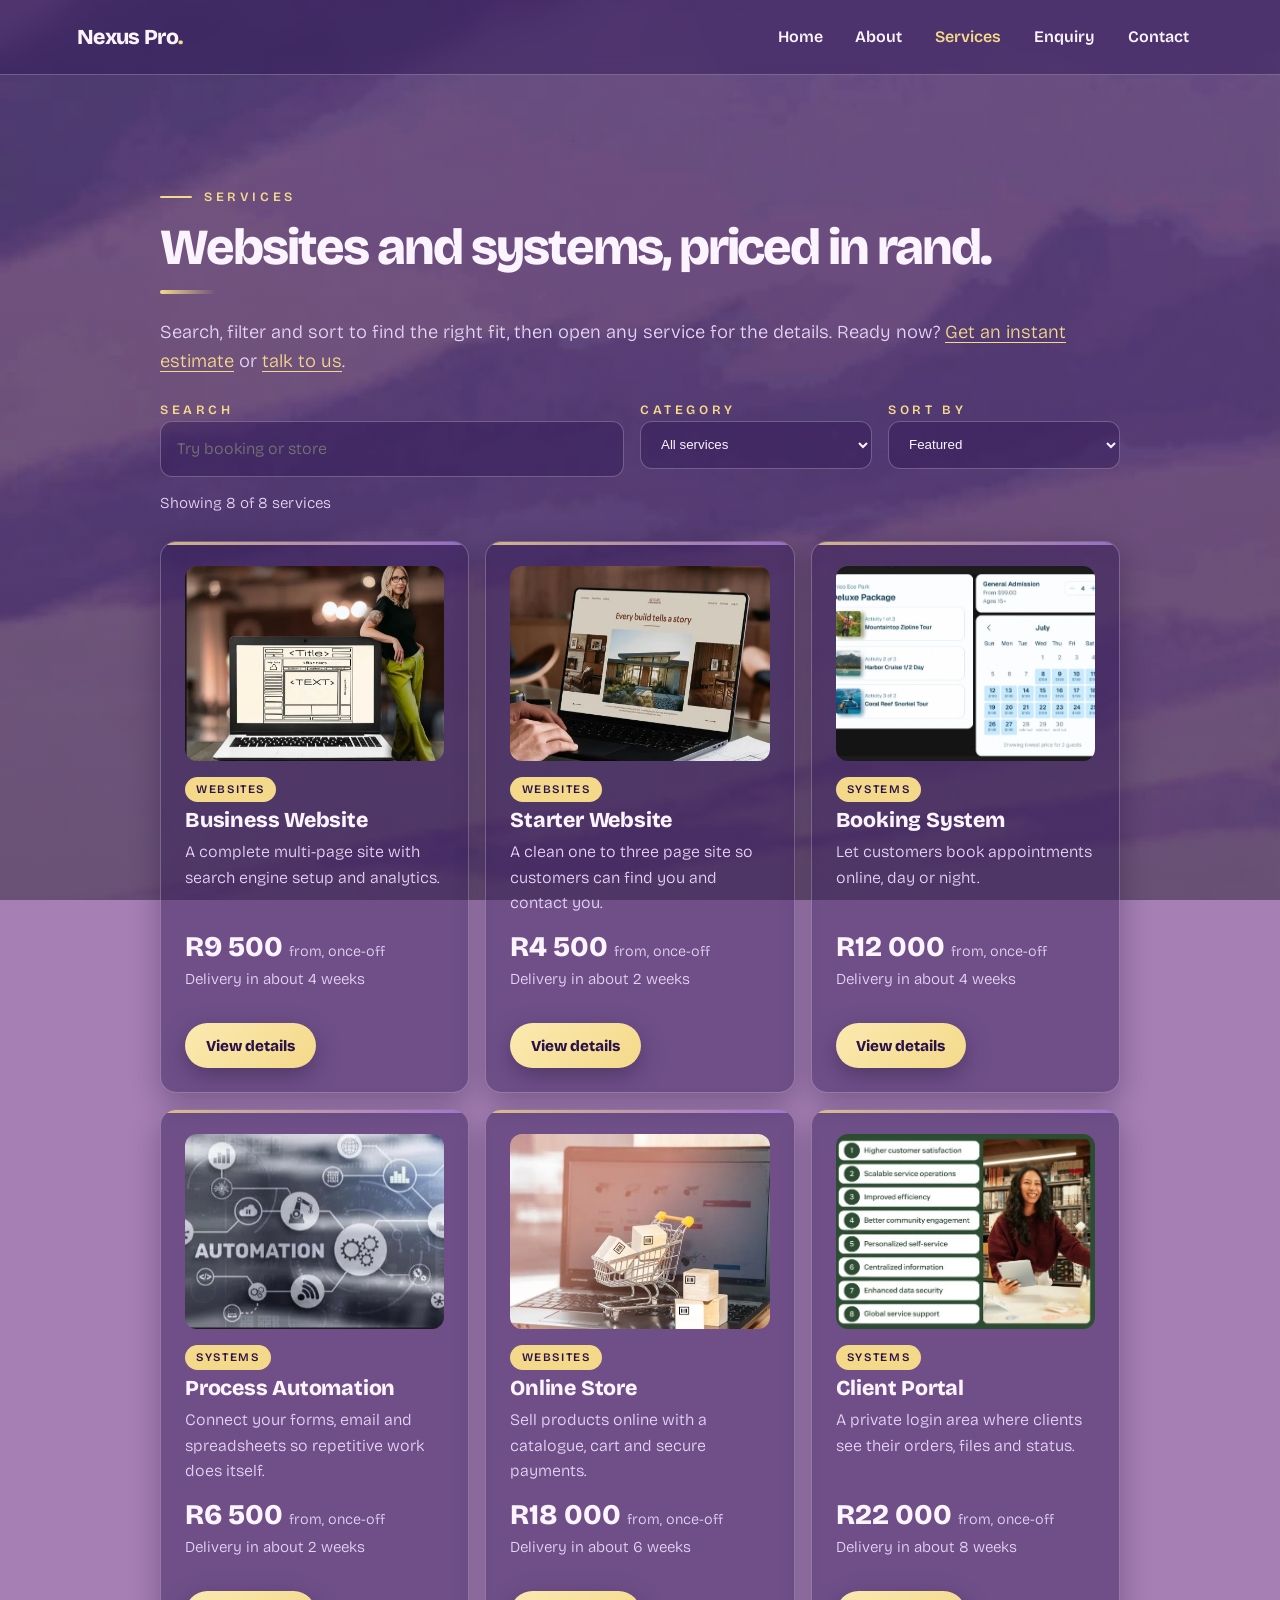
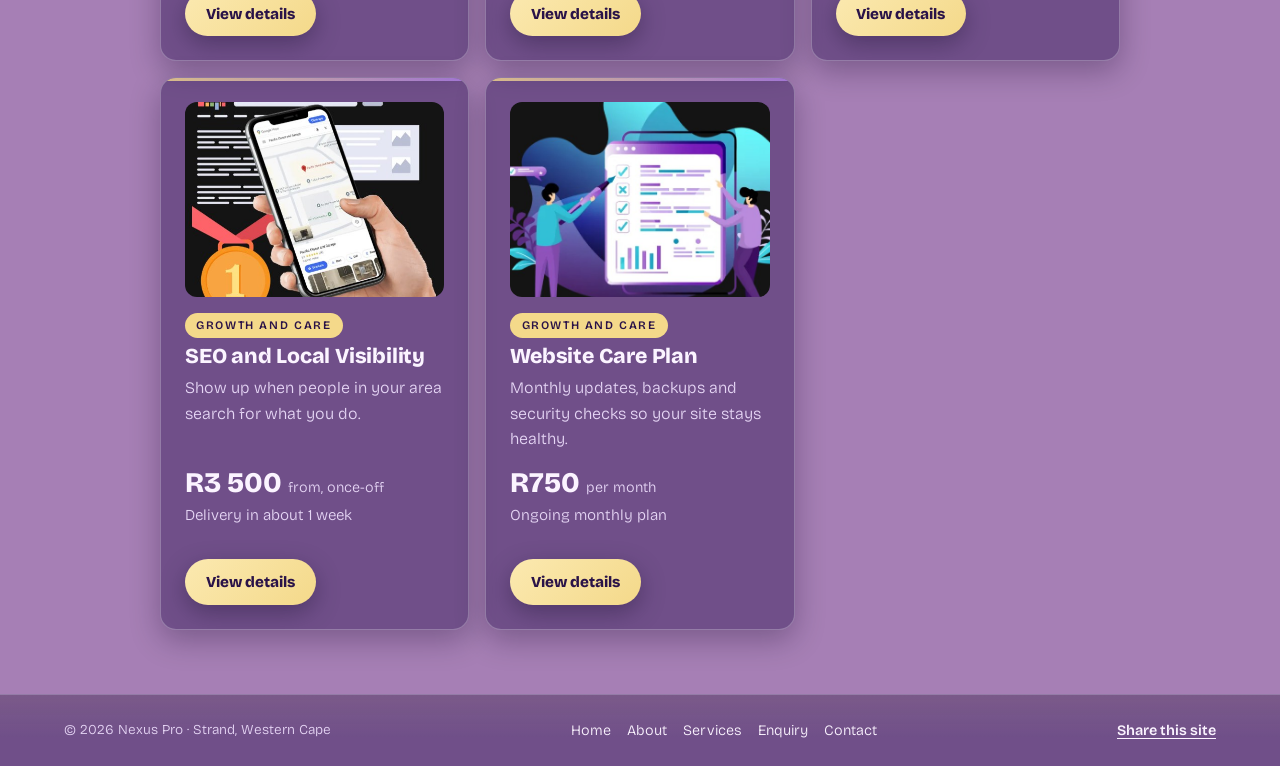
<file: services.html>
<!DOCTYPE html>
<html lang="en">
<head>
<meta charset="utf-8">
<meta name="viewport" content="width=device-width, initial-scale=1">
<title>Website &amp; Systems Services and Prices | Nexus Pro</title>
<meta name="description" content="Browse Nexus Pro website, booking, store and automation packages with starting prices in rand. Search, filter and sort to find your fit.">
<link rel="canonical" href="https://nexus-pro.netlify.app/services.html">
<meta property="og:type" content="website">
<meta property="og:site_name" content="Nexus Pro">
<meta property="og:locale" content="en_ZA">
<meta property="og:title" content="Website &amp; Systems Services and Prices | Nexus Pro">
<meta property="og:description" content="Browse Nexus Pro website, booking, store and automation packages with starting prices in rand. Search, filter and sort to find your fit.">
<meta property="og:url" content="https://nexus-pro.netlify.app/services.html">
<meta property="og:image" content="https://nexus-pro.netlify.app/assets/nexus-pro-social-preview.jpg">
<meta property="og:image:alt" content="Nexus Pro: websites and systems that work">
<meta name="twitter:card" content="summary_large_image">
<meta name="theme-color" content="#2a1348">
<link rel="icon" href="assets/favicon.svg" type="image/svg+xml">
<link rel="preconnect" href="https://fonts.googleapis.com">
<link rel="preconnect" href="https://fonts.gstatic.com" crossorigin>
<link rel="stylesheet" href="https://fonts.googleapis.com/css2?family=Bricolage+Grotesque:opsz,wght@12..96,200..800&amp;display=swap">
<link rel="stylesheet" href="style.css">
</head>
<body>

<a class="skip-link" href="#main">Skip to main content</a>

<picture class="sky">
  <source media="(min-width: 64em)" srcset="assets/purple-sky-background-1200.jpg">
  <source media="(min-width: 37.5em)" srcset="assets/purple-sky-background-900.jpg">
  <img src="assets/purple-sky-background-600.jpg" srcset="assets/purple-sky-background-600.jpg 600w, assets/purple-sky-background-900.jpg 900w, assets/purple-sky-background-1200.jpg 1200w" sizes="100vw" alt="" width="1200" height="881" fetchpriority="high">
</picture>

<header class="site-header">
  <a class="site-logo" href="index.html">Nexus Pro</a>
  <button class="nav-toggle" type="button" aria-expanded="false" aria-controls="site-nav">
    <span class="nav-toggle-bars" aria-hidden="true"></span>
    <span class="visually-hidden">Menu</span>
  </button>
  <nav class="site-nav" id="site-nav" aria-label="Main">
    <ul class="nav-list">
      <li><a class="nav-link" href="index.html">Home</a></li>
      <li><a class="nav-link" href="about.html">About</a></li>
      <li><a class="nav-link" aria-current="page" href="services.html">Services</a></li>
      <li><a class="nav-link" href="enquiry.html">Enquiry</a></li>
      <li><a class="nav-link" href="contact.html">Contact</a></li>
    </ul>
  </nav>
</header>

<main class="site-main" id="main">

  <section class="panel panel-top">
    <div class="panel-inner panel-inner-wide">
      <p class="eyebrow">Services</p>
      <h1 class="panel-title">Websites and systems, priced in rand.</h1>
      <p class="panel-text">Search, filter and sort to find the right fit, then open any service for the details. Ready now? <a class="text-link" href="enquiry.html">Get an instant estimate</a> or <a class="text-link" href="contact.html">talk to us</a>.</p>

      <div class="catalogue-controls" role="search" aria-label="Find a service">
        <div class="form-field">
          <label class="form-label" for="service-search">Search</label>
          <input class="form-input" id="service-search" type="search" placeholder="Try booking or store" autocomplete="off" maxlength="60">
        </div>
        <div class="form-field">
          <label class="form-label" for="service-category">Category</label>
          <select class="form-input" id="service-category"><option value="all">All services</option></select>
        </div>
        <div class="form-field">
          <label class="form-label" for="service-sort">Sort by</label>
          <select class="form-input" id="service-sort">
            <option value="featured">Featured</option>
            <option value="price-asc">Price: low to high</option>
            <option value="price-desc">Price: high to low</option>
            <option value="time-asc">Fastest delivery</option>
            <option value="name">Name: A to Z</option>
          </select>
        </div>
      </div>

      <div class="catalogue-bar">
        <p class="catalogue-status" id="catalogue-status" role="status" aria-live="polite">Loading services&hellip;</p>
        <button class="btn btn-ghost btn-small" id="clear-filters" type="button" hidden>Clear filters</button>
      </div>

      <ul class="service-grid" id="service-grid" aria-busy="true"></ul>

      <div class="catalogue-message" id="catalogue-empty" hidden>
        <p>No service matches that search. Try a shorter word, or <a class="text-link" href="contact.html">tell us what you need</a>.</p>
      </div>
      <div class="catalogue-message" id="catalogue-error" role="alert" hidden>
        <p>We could not load the services list. Check your connection and try again. If you opened this file directly from your computer, run it through a local web server instead.</p>
        <button class="btn btn-small" id="retry-load" type="button">Try again</button>
      </div>
      <noscript><p class="catalogue-message">The service list needs JavaScript. Please <a class="text-link" href="contact.html">contact us</a> for our full price list.</p></noscript>
    </div>
  </section>

  <template id="service-card-template">
    <li class="card service-card">
      <img class="service-image" data-field="image" src="assets/images/website-starter.jpg" alt="" width="320" height="180" loading="lazy" decoding="async">
      <p class="pill" data-field="category"></p>
      <h3 class="card-title" data-field="name"></h3>
      <p class="card-text" data-field="summary"></p>
      <p class="price"><span data-field="price"></span> <span class="price-unit" data-field="unit"></span></p>
      <p class="service-meta" data-field="time"></p>
      <button class="btn btn-small" type="button" data-field="open">View details</button>
    </li>
  </template>

  <dialog class="modal" id="service-modal" aria-labelledby="modal-title">
    <div class="modal-body">
      <button class="modal-close" type="button" data-modal-close aria-label="Close details">&times;</button>
      <img class="service-image" id="modal-image" src="assets/images/website-starter.jpg" alt="" width="320" height="180" decoding="async">
      <p class="pill" id="modal-category"></p>
      <h2 class="modal-title" id="modal-title"></h2>
      <p id="modal-description"></p>
      <h3 class="modal-subtitle">What is included</h3>
      <ul class="panel-list" id="modal-features"></ul>
      <p class="price" id="modal-price"></p>
      <p class="service-meta" id="modal-time"></p>
      <a class="btn" id="modal-enquire" href="enquiry.html">Get a quote for this</a>
    </div>
  </dialog>
</main>

<footer class="site-footer">
  <div class="footer-inner">
    <p class="footer-text">&copy; 2026 Nexus Pro &middot; Strand, Western Cape</p>
    <nav class="footer-nav" aria-label="Footer"><a href="index.html">Home</a><a href="about.html">About</a><a href="services.html">Services</a><a href="enquiry.html">Enquiry</a><a href="contact.html">Contact</a></nav>
    <button class="footer-share" type="button" data-share>Share this site</button>
  </div>
</footer>

<audio id="music" src="assets/calm.m4a" loop preload="metadata"></audio>
<script src="script.js" defer></script>
<script src="js/services.js" defer></script>
</body>
</html>
</file>
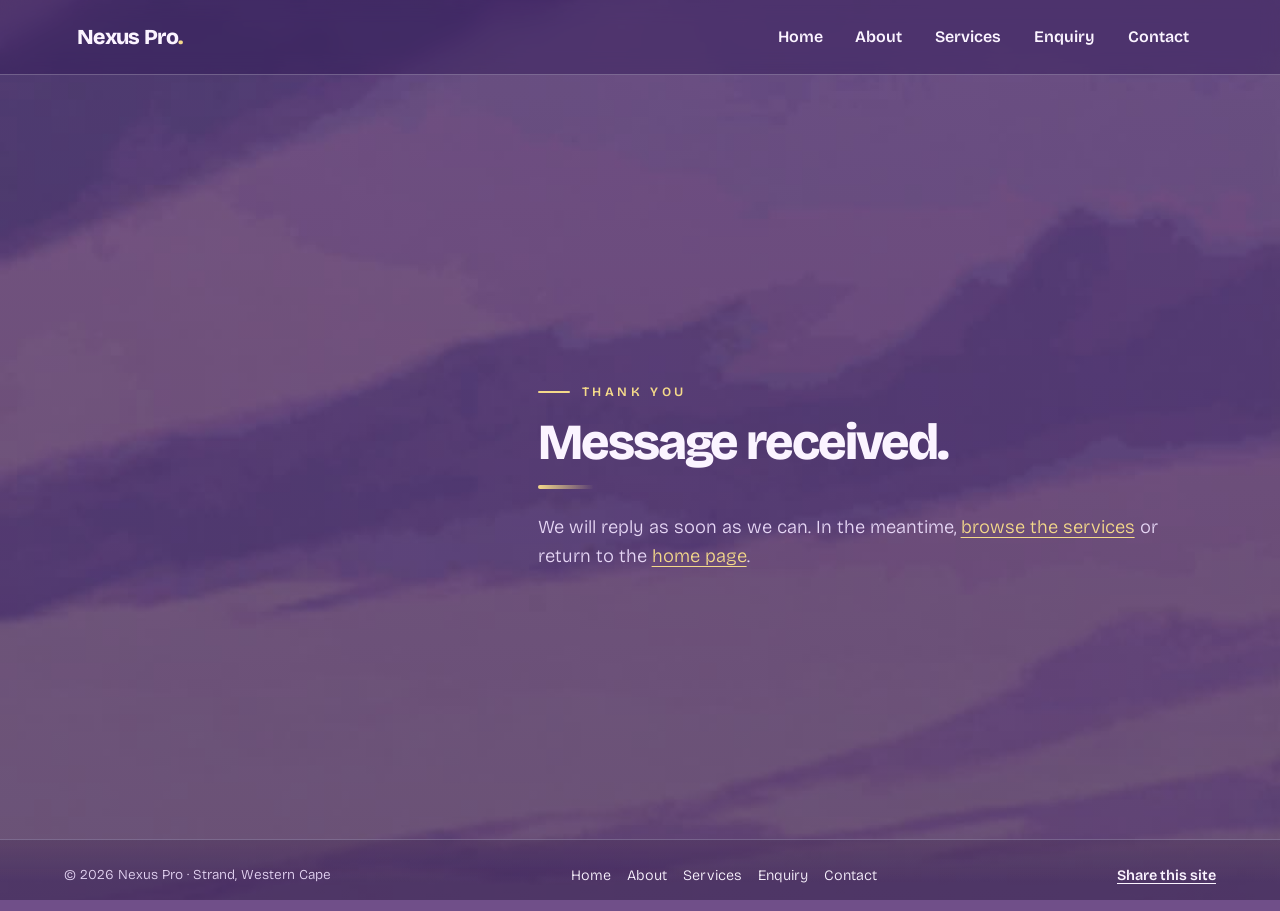
<file: thank-you.html>
<!DOCTYPE html>
<html lang="en">
<head>
<meta charset="utf-8">
<meta name="viewport" content="width=device-width, initial-scale=1">
<title>Thank You | Nexus Pro</title>
<meta name="description" content="Thank you for contacting Nexus Pro.">
<meta name="robots" content="noindex, follow">
<meta name="theme-color" content="#2a1348">
<link rel="icon" href="assets/favicon.svg" type="image/svg+xml">
<link rel="preconnect" href="https://fonts.googleapis.com">
<link rel="preconnect" href="https://fonts.gstatic.com" crossorigin>
<link rel="stylesheet" href="https://fonts.googleapis.com/css2?family=Bricolage+Grotesque:opsz,wght@12..96,200..800&amp;display=swap">
<link rel="stylesheet" href="style.css">
</head>
<body>

<a class="skip-link" href="#main">Skip to main content</a>

<picture class="sky">
  <source media="(min-width: 64em)" srcset="assets/purple-sky-background-1200.jpg">
  <source media="(min-width: 37.5em)" srcset="assets/purple-sky-background-900.jpg">
  <img src="assets/purple-sky-background-600.jpg" srcset="assets/purple-sky-background-600.jpg 600w, assets/purple-sky-background-900.jpg 900w, assets/purple-sky-background-1200.jpg 1200w" sizes="100vw" alt="" width="1200" height="881" fetchpriority="high">
</picture>

<header class="site-header">
  <a class="site-logo" href="index.html">Nexus Pro</a>
  <button class="nav-toggle" type="button" aria-expanded="false" aria-controls="site-nav">
    <span class="nav-toggle-bars" aria-hidden="true"></span>
    <span class="visually-hidden">Menu</span>
  </button>
  <nav class="site-nav" id="site-nav" aria-label="Main">
    <ul class="nav-list">
      <li><a class="nav-link" href="index.html">Home</a></li>
      <li><a class="nav-link" href="about.html">About</a></li>
      <li><a class="nav-link" href="services.html">Services</a></li>
      <li><a class="nav-link" href="enquiry.html">Enquiry</a></li>
      <li><a class="nav-link" href="contact.html">Contact</a></li>
    </ul>
  </nav>
</header>

<main class="site-main" id="main">

  <section class="panel contact-section">
    <div class="panel-inner">
      <p class="eyebrow">Thank you</p>
      <h1 class="panel-title">Message received.</h1>
      <p class="panel-text">We will reply as soon as we can. In the meantime, <a class="text-link" href="services.html">browse the services</a> or return to the <a class="text-link" href="index.html">home page</a>.</p>
    </div>
  </section>
</main>

<footer class="site-footer">
  <div class="footer-inner">
    <p class="footer-text">&copy; 2026 Nexus Pro &middot; Strand, Western Cape</p>
    <nav class="footer-nav" aria-label="Footer"><a href="index.html">Home</a><a href="about.html">About</a><a href="services.html">Services</a><a href="enquiry.html">Enquiry</a><a href="contact.html">Contact</a></nav>
    <button class="footer-share" type="button" data-share>Share this site</button>
  </div>
</footer>

<audio id="music" src="assets/calm.m4a" loop preload="metadata"></audio>
<script src="script.js" defer></script>
</body>
</html>
</file>
<file: style.css>
/* ==========================================================================
   Nexus Pro | style.css  (Part 2: CSS styling and responsive design)

   Contents
   1. Reset
   2. Base styles (custom properties, body)
   3. Typography
   4. Layout (Grid and Flexbox)
   5. Components (cards, buttons, form, profile, grass)
   6. Interaction states (:hover, :focus, :active)
   7. Responsive design (breakpoints at 37.5em and 64em)
   8. Part 3: accessibility helpers, footer, reveal animation
   9. Part 3: accordion, tabs, modal
  10. Part 3: services catalogue
  11. Part 3: forms, results, map
  12. Part 3: responsive additions
  13. Part 2 feedback fixes: hamburger menu, tablet scale, grass, decoration, images

   Naming convention: kebab-case, block-element (e.g. .card-title).
   Approach: mobile first. Shared classes and inherited values keep the
   number of selectors low.
   ========================================================================== */


/* 1. RESET ---------------------------------------------------------------- */
*,
*::before,
*::after {
  box-sizing: border-box;
  margin: 0;
  padding: 0;
}

html {
  -webkit-text-size-adjust: 100%;
  scroll-behavior: smooth;
}

img,
picture,
video {
  display: block;
  max-width: 100%;
}

ul {
  list-style: none;
}

a {
  color: inherit;
  text-decoration: none;
}

button,
input {
  font: inherit;
  color: inherit;
}

button {
  cursor: pointer;
  border: 0;
  background: none;
}


/* 2. BASE STYLES ---------------------------------------------------------- */
:root {
  /* Font family */
  --font-main: "Bricolage Grotesque", "Helvetica Neue", Arial, sans-serif;

  /* Colour scheme */
  --color-text: #fbf4ff;
  --color-muted: #e6d6f5;
  --color-accent: #f4d98a;
  --color-ink: #2a1348;
  --color-glass: rgba(48, 24, 84, 0.45);
  --color-line: rgba(255, 255, 255, 0.25);

  /* Typography scale (ratio 1.333, perfect fourth), all in rem */
  --step-0: 1rem;
  --step-1: 1.333rem;
  --step-2: 1.777rem;
  --step-3: 2.369rem;
  --step-4: 3.157rem;
  --step-5: 4.209rem;
  --step-6: 5.61rem;
  --step-7: 7.477rem;

  /* Spacing */
  --space-1: 0.5rem;
  --space-2: 1rem;
  --space-3: 1.5rem;
  --space-4: 2.5rem;
  --space-5: 4rem;

  --radius: 1rem;
}

body {
  font-family: var(--font-main);
  font-size: var(--step-0);
  font-weight: 300;
  line-height: 1.6;
  color: var(--color-text);
  background-color: #a67fb5;
  min-height: 100vh;
  overflow-x: hidden;
}


/* 3. TYPOGRAPHY ----------------------------------------------------------- */
h1,
h2,
h3 {
  font-weight: 800;
  line-height: 1;
  letter-spacing: -0.03em;
}

h1 { font-size: var(--step-5); letter-spacing: -0.04em; }
h2 { font-size: var(--step-3); }
h3 { font-size: var(--step-1); letter-spacing: -0.01em; }

p {
  color: var(--color-muted);
  margin-bottom: var(--space-2);
}

.hero-title {
  font-size: var(--step-5);
  line-height: 0.9;
}

.hero-title-light {
  font-weight: 200;
}

.hero-lead {
  font-size: var(--step-1);
  font-weight: 200;
  line-height: 1.4;
  margin: var(--space-3) auto 0;
  max-width: 24ch;
}

.eyebrow,
.form-label {
  font-size: 0.8rem;
  font-weight: 600;
  letter-spacing: 0.28em;
  text-transform: uppercase;
  color: var(--color-accent);
}

.eyebrow {
  margin-bottom: var(--space-2);
}

.panel-title {
  font-size: var(--step-3);
  margin-bottom: var(--space-3);
}

.panel-text {
  font-size: 1.15rem;
}


/* 4. LAYOUT --------------------------------------------------------------- */
/* Page layout: CSS Grid with named areas */
body {
  display: grid;
  grid-template-columns: minmax(0, 1fr);
  grid-template-rows: auto 1fr auto;
  grid-template-areas:
    "header"
    "main"
    "footer";
}

.site-header { grid-area: header; }
.site-main   { grid-area: main; }
.site-footer { grid-area: footer; }

/* Header and navigation: Flexbox */
.site-header {
  position: sticky;
  top: 0;
  z-index: 20;
  display: flex;
  flex-wrap: wrap;
  justify-content: space-between;
  align-items: center;
  gap: var(--space-1);
  padding: var(--space-2) 5%;
  background-color: var(--color-glass);
  border-bottom: 1px solid var(--color-line);
  backdrop-filter: blur(10px);
}

.nav-list {
  display: flex;
  flex-direction: row;
  flex-wrap: wrap;
  justify-content: flex-end;
  align-items: center;
  gap: 0.1rem;
}

/* Hero: Flexbox, centred */
.hero {
  min-height: 90vh;
  min-height: calc(100svh - 4rem);
  display: flex;
  flex-direction: column;
  justify-content: center;
  align-items: center;
  text-align: center;
  padding: var(--space-4) 5%;
}

/* Content panels */
.panel {
  min-height: 100vh;
  min-height: 100svh;
  display: flex;
  align-items: center;
  padding: 6rem 5% var(--space-5);
}

.panel-inner {
  width: 100%;
  max-width: 40rem;
  margin-inline: auto;
}

/* Card grid: one column on mobile */
.card-grid {
  display: grid;
  grid-template-columns: 1fr;
  gap: var(--space-2);
}

/* Profile: Grid with named areas */
.pop {
  display: grid;
  grid-template-columns: 1fr;
  grid-template-areas:
    "photo"
    "text";
  justify-items: center;
  gap: var(--space-3);
  width: 100%;
  max-width: 40rem;
  margin-inline: auto;
  text-align: center;
}

.profile-photo { grid-area: photo; }
.profile-text  { grid-area: text; }

/* Contact form: Flexbox column */
.contact-form {
  display: flex;
  flex-direction: column;
  align-items: stretch;
  gap: var(--space-1);
}

/* Contact page fits one screen between header and footer */
.contact-section {
  min-height: calc(100svh - 8.5rem);
  padding-bottom: var(--space-4);
}

/* Footer */
.site-footer {
  padding: var(--space-3) 5%;
  text-align: center;
  background-color: var(--color-glass);
  border-top: 1px solid var(--color-line);
}

.footer-text {
  margin: 0;
  font-size: 0.85rem;
}


/* 5. COMPONENTS ----------------------------------------------------------- */
/* Background sky (responsive image, see <picture> in the HTML) */
.sky {
  position: fixed;
  inset: 0;
  z-index: -1;
}

.sky img {
  width: 100%;
  height: 100%;
  object-fit: cover;
}

.sky::after {
  content: "";
  position: absolute;
  inset: 0;
  background-image: linear-gradient(rgba(36, 16, 66, 0.38), rgba(36, 16, 66, 0.5));
}

.site-logo {
  font-size: var(--step-1);
  font-weight: 800;
  letter-spacing: -0.03em;
}

.nav-link {
  display: block;
  padding: 0.55rem 0.5rem;
  font-size: 0.9rem;
  font-weight: 600;
  border-radius: 999px;
  transition: background-color 0.2s, color 0.2s, transform 0.1s;
}

.nav-link[aria-current="page"] {
  color: var(--color-accent);
}

/* Cards */
.card {
  padding: var(--space-3);
  background-color: var(--color-glass);
  border: 1px solid var(--color-line);
  border-radius: var(--radius);
  box-shadow: 0 10px 30px rgba(20, 8, 40, 0.3);
  transition: transform 0.2s, border-color 0.2s, box-shadow 0.2s;
}

.card-title {
  margin-bottom: var(--space-1);
  color: var(--color-text);
}

.card-text {
  margin: 0;
}

/* Profile */
.profile-photo {
  display: grid;
  place-items: center;
  width: 10rem;
  aspect-ratio: 1;
  font-size: var(--step-4);
  font-weight: 800;
  letter-spacing: -0.04em;
  color: var(--color-text);
  background-color: #5b3a8c;
  border: 3px solid var(--color-accent);
  border-radius: 50%;
  box-shadow: 0 20px 60px rgba(20, 8, 40, 0.5);
}

.profile-name {
  font-size: var(--step-3);
  margin-bottom: var(--space-1);
}

.profile-role {
  font-size: var(--step-0);
  color: var(--color-accent);
  font-weight: 600;
}

.profile-note {
  margin: var(--space-2) 0 0;
}

/* Buttons */
.btn {
  display: inline-flex;
  justify-content: center;
  align-items: center;
  align-self: flex-start;
  margin-top: var(--space-2);
  padding: 1rem 2.2rem;
  font-size: 1.1rem;
  font-weight: 800;
  color: var(--color-ink);
  background-color: var(--color-accent);
  border-radius: 999px;
  box-shadow: 0 8px 24px rgba(20, 8, 40, 0.35);
  transition: transform 0.15s, background-color 0.2s, box-shadow 0.2s;
}

/* Form fields */
.form-input {
  width: 100%;
  margin-bottom: var(--space-2);
  padding: 0.9rem 1rem;
  font-weight: 300;
  color: var(--color-text);
  background-color: var(--color-glass);
  border: 1px solid var(--color-line);
  border-radius: 0.75rem;
  transition: border-color 0.2s, box-shadow 0.2s;
}

.form-note {
  margin: var(--space-2) 0 0;
}

.form-note a {
  color: var(--color-accent);
  text-decoration: underline;
}

/* Grass overlay: transparent video fixed to the bottom-left, always in front */
.grass {
  position: fixed;
  left: 0;
  bottom: 0;
  z-index: 10;
  width: 55vw;
  height: auto;
  aspect-ratio: 570 / 422;
  opacity: 0;
  pointer-events: none;
  -webkit-mask-image: linear-gradient(to bottom, transparent 0, #000 14%);
  mask-image: linear-gradient(to bottom, transparent 0, #000 14%);
}


/* 6. INTERACTION STATES --------------------------------------------------- */
.nav-link:hover {
  background-color: rgba(255, 255, 255, 0.15);
  color: var(--color-accent);
}

.nav-link:active,
.btn:active {
  transform: scale(0.96);
}

.card:hover {
  transform: translateY(-4px);
  border-color: var(--color-accent);
  box-shadow: 0 16px 40px rgba(20, 8, 40, 0.45);
}

.btn:hover {
  background-color: #fbe9b0;
  box-shadow: 0 12px 30px rgba(20, 8, 40, 0.5);
  transform: translateY(-2px);
}

.form-input:hover {
  border-color: rgba(255, 255, 255, 0.5);
}

.form-input:focus {
  outline: none;
  border-color: var(--color-accent);
  box-shadow: 0 0 0 3px rgba(244, 217, 138, 0.35);
}

.nav-link:focus-visible,
.btn:focus-visible,
.site-logo:focus-visible {
  outline: 2px solid var(--color-accent);
  outline-offset: 3px;
}

@media (prefers-reduced-motion: reduce) {
  * {
    transition: none !important;
    scroll-behavior: auto !important;
  }
}


/* 7. RESPONSIVE DESIGN ---------------------------------------------------- */
/* Mobile (default, under 37.5em / 600px): single column, set above. */

/* Tablet: 37.5em (600px) and up */
@media (min-width: 37.5em) {
  .panel-title { font-size: var(--step-4); }
  .hero-title { font-size: var(--step-6); }
  .hero-lead { font-size: var(--step-2); }
  .profile-name { font-size: var(--step-4); }

  .site-header { padding-inline: 6%; }
  .nav-link { padding: 0.5rem 0.9rem; font-size: 1rem; }

  /* Two-column card grid */
  .card-grid {
    grid-template-columns: repeat(2, 1fr);
  }

  /* Profile switches to two columns: photo beside text */
  .pop {
    grid-template-columns: auto 1fr;
    grid-template-areas: "photo text";
    justify-items: start;
    text-align: left;
  }

  .profile-photo { width: 14rem; }
  .grass { width: 45vw; }
}

/* Desktop: 64em (1024px) and up */
@media (min-width: 64em) {
  .hero-title { font-size: var(--step-7); }
  .hero-lead { font-size: var(--step-3); }

  /* Content sits on the right so the grass has room on the left */
  .panel-inner,
  .pop {
    margin-left: auto;
    margin-right: 0;
  }

  .panel { padding-right: 8%; }
  .profile-photo { width: 16rem; }
  .grass { width: min(40vw, 36rem); }
}


/* 8. PART 3: ACCESSIBILITY HELPERS, FOOTER, REVEAL ------------------------ */
/* Author display rules (such as .btn) would otherwise override the hidden attribute */
[hidden] { display: none !important; }

.skip-link {
  position: absolute;
  left: var(--space-2);
  top: -5rem;
  z-index: 100;
  padding: 0.7rem 1.2rem;
  font-weight: 800;
  color: var(--color-ink);
  background-color: var(--color-accent);
  border-radius: 999px;
  transition: top 0.2s;
}

.skip-link:focus { top: var(--space-1); }

.visually-hidden,
.hp-field {
  position: absolute;
  width: 1px;
  height: 1px;
  margin: -1px;
  overflow: hidden;
  clip: rect(0 0 0 0);
  white-space: nowrap;
  border: 0;
}

.text-link {
  color: var(--color-accent);
  text-decoration: underline;
  text-underline-offset: 0.2em;
}

.text-link:hover { color: #fbe9b0; }

.panel-text a:not(.btn),
.accordion-panel a {
  color: var(--color-accent);
  text-decoration: underline;
  text-underline-offset: 0.2em;
}

.panel-top { align-items: flex-start; min-height: 0; padding-top: 7rem; }
.panel-compact { min-height: 0; }
.panel-inner-wide { max-width: 60rem; }

.panel-list {
  margin: 0 0 var(--space-2) 1.4rem;
  color: var(--color-muted);
  list-style: disc;
}

ol.panel-list { list-style: decimal; }
.panel-list li { margin-bottom: 0.4rem; }
.panel-list strong { color: var(--color-text); font-weight: 600; }

.hero-actions {
  display: flex;
  flex-wrap: wrap;
  justify-content: center;
  gap: var(--space-2);
  margin-top: var(--space-3);
}

.hero-actions .btn { margin-top: 0; }

.btn-ghost {
  color: var(--color-text);
  background-color: transparent;
  border: 1px solid var(--color-accent);
  box-shadow: none;
}

.btn-ghost:hover { color: var(--color-ink); }
.btn-small { padding: 0.65rem 1.3rem; font-size: 0.95rem; }
.btn[disabled] { opacity: 0.6; cursor: wait; }

.footer-inner {
  display: flex;
  flex-wrap: wrap;
  justify-content: space-between;
  align-items: center;
  gap: var(--space-2);
}

.footer-nav { display: flex; flex-wrap: wrap; gap: 0.25rem 1rem; font-size: 0.9rem; }
.footer-nav a:hover,
.footer-share:hover { color: var(--color-accent); text-decoration: underline; }
.footer-share { font-size: 0.9rem; font-weight: 600; text-decoration: underline; text-underline-offset: 0.2em; }
.footer-nav a:focus-visible,
.footer-share:focus-visible,
.text-link:focus-visible,
.panel-text a:focus-visible { outline: 2px solid var(--color-accent); outline-offset: 3px; border-radius: 4px; }

/* Scroll reveal: JavaScript adds .reveal, then .is-visible when the element enters the screen */
.reveal {
  opacity: 0;
  transform: translateY(1.5rem);
  transition: opacity 0.6s ease, transform 0.6s ease;
  transition-delay: calc(var(--i, 0) * 80ms);
}

.reveal.is-visible { opacity: 1; transform: none; }

@keyframes fade-up {
  from { opacity: 0; transform: translateY(0.5rem); }
  to { opacity: 1; transform: none; }
}


/* 9. PART 3: ACCORDION, TABS, MODAL --------------------------------------- */
.accordion { display: grid; gap: var(--space-1); margin-bottom: var(--space-2); }

.accordion-item {
  overflow: hidden;
  background-color: var(--color-glass);
  border: 1px solid var(--color-line);
  border-radius: var(--radius);
}

.accordion-heading { font-size: var(--step-1); line-height: 1.2; }

.accordion-trigger {
  display: flex;
  justify-content: space-between;
  align-items: center;
  gap: var(--space-2);
  width: 100%;
  min-height: 3.5rem;
  padding: var(--space-2) var(--space-3);
  font-weight: 600;
  text-align: left;
  transition: background-color 0.2s;
}

.accordion-trigger::after {
  content: "+";
  flex: none;
  font-size: var(--step-2);
  line-height: 1;
  color: var(--color-accent);
  transition: transform 0.25s;
}

.accordion-trigger:hover { background-color: rgba(255, 255, 255, 0.08); }
.accordion-trigger[aria-expanded="true"]::after { transform: rotate(45deg); }
.accordion-trigger:focus-visible { outline: 2px solid var(--color-accent); outline-offset: -4px; }

.accordion-panel {
  display: grid;
  grid-template-rows: 0fr;
  transition: grid-template-rows 0.3s ease;
}

.accordion-panel.is-open { grid-template-rows: 1fr; }
.accordion-panel-inner { min-height: 0; overflow: hidden; }
.accordion-panel-inner p { margin: 0; padding: 0 var(--space-3) var(--space-3); }

.tablist {
  display: flex;
  flex-wrap: wrap;
  gap: 0.25rem;
  margin-bottom: var(--space-3);
  border-bottom: 1px solid var(--color-line);
}

.tab {
  min-height: 2.75rem;
  padding: 0.6rem 1.1rem;
  font-weight: 600;
  color: var(--color-muted);
  border-bottom: 3px solid transparent;
  border-radius: 0.5rem 0.5rem 0 0;
  transition: color 0.2s, background-color 0.2s, border-color 0.2s;
}

.tab:hover { color: var(--color-accent); background-color: rgba(255, 255, 255, 0.08); }
.tab[aria-selected="true"] { color: var(--color-accent); border-bottom-color: var(--color-accent); }
.tab:focus-visible,
.tabpanel:focus-visible { outline: 2px solid var(--color-accent); outline-offset: 2px; }
.tabpanel { animation: fade-up 0.35s ease; }
.tabpanel[hidden] { display: none; }

.modal {
  width: min(36rem, calc(100% - 2rem));
  max-height: calc(100dvh - 2rem);
  margin: auto;
  padding: 0;
  overflow: auto;
  color: var(--color-text);
  background-color: #2c1650;
  border: 1px solid var(--color-line);
  border-radius: var(--radius);
  box-shadow: 0 30px 80px rgba(10, 4, 24, 0.6);
  opacity: 0;
  transform: translateY(1rem) scale(0.97);
  transition: opacity 0.25s, transform 0.25s, overlay 0.25s allow-discrete, display 0.25s allow-discrete;
}

.modal[open] { opacity: 1; transform: none; }

@starting-style {
  .modal[open] { opacity: 0; transform: translateY(1rem) scale(0.97); }
}

.modal::backdrop {
  background-color: rgba(16, 6, 34, 0.65);
  backdrop-filter: blur(4px);
}

.modal-body { position: relative; padding: var(--space-4) var(--space-3) var(--space-3); }
.modal-title { font-size: var(--step-3); margin-bottom: var(--space-2); }
.modal-subtitle { margin: var(--space-2) 0 var(--space-1); font-size: var(--step-0); letter-spacing: 0.02em; color: var(--color-accent); }

.modal-close {
  position: absolute;
  top: var(--space-1);
  right: var(--space-1);
  display: grid;
  place-items: center;
  width: 2.75rem;
  height: 2.75rem;
  font-size: var(--step-2);
  line-height: 1;
  border-radius: 50%;
  transition: background-color 0.2s;
}

.modal-close:hover { background-color: rgba(255, 255, 255, 0.15); }
.modal-close:focus-visible { outline: 2px solid var(--color-accent); }
body:has(dialog[open]) { overflow: hidden; }


/* 10. PART 3: SERVICES CATALOGUE ------------------------------------------ */
.catalogue-controls { display: grid; grid-template-columns: 1fr; gap: 0 var(--space-2); margin-top: var(--space-3); }

.catalogue-bar {
  display: flex;
  flex-wrap: wrap;
  justify-content: space-between;
  align-items: center;
  gap: var(--space-1);
  min-height: 2.75rem;
  margin-bottom: var(--space-2);
}

.catalogue-status { margin: 0; font-size: 0.95rem; }
.catalogue-message { padding: var(--space-3); background-color: var(--color-glass); border: 1px solid var(--color-line); border-radius: var(--radius); }
.catalogue-message[hidden] { display: none; }
.catalogue-message p { margin-bottom: var(--space-2); }
.catalogue-message p:last-child { margin-bottom: 0; }

.service-grid { display: grid; grid-template-columns: 1fr; gap: var(--space-2); }
.service-card { display: flex; flex-direction: column; align-items: flex-start; }
.service-card .card-text { flex: 1; margin-bottom: var(--space-2); }

.pill {
  display: inline-block;
  margin-bottom: var(--space-1);
  padding: 0.2rem 0.7rem;
  font-size: 0.72rem;
  font-weight: 600;
  letter-spacing: 0.14em;
  text-transform: uppercase;
  color: var(--color-ink);
  background-color: var(--color-accent);
  border-radius: 999px;
}

.price { margin-bottom: 0.25rem; font-size: var(--step-2); font-weight: 800; line-height: 1.1; color: var(--color-text); }
.price-unit { font-size: 0.9rem; font-weight: 300; color: var(--color-muted); }
.service-meta { margin-bottom: var(--space-2); font-size: 0.95rem; }


/* 11. PART 3: FORMS, RESULTS, MAP ----------------------------------------- */
.form-field { display: flex; flex-direction: column; }
.form-field .form-input { margin-bottom: 0.25rem; }
.form-optional { font-weight: 300; letter-spacing: 0.05em; text-transform: none; color: var(--color-muted); }
.form-hint { margin: 0 0 0.35rem; font-size: 0.85rem; }
.form-error { min-height: 1.4rem; margin: 0 0 var(--space-1); font-size: 0.9rem; color: #ffb3a7; }
.form-input[aria-invalid="true"] { border-color: #ff9d8e; }
.form-input[aria-invalid="true"]:focus { box-shadow: 0 0 0 3px rgba(255, 157, 142, 0.35); }
.form-input option { color: var(--color-ink); background-color: #fbf4ff; }
textarea.form-input { min-height: 8rem; resize: vertical; }
.form-counter { margin: -0.5rem 0 var(--space-1); font-size: 0.85rem; text-align: right; }

.form-summary {
  margin-bottom: var(--space-2);
  padding: var(--space-2);
  color: #ffd9d2;
  background-color: rgba(120, 30, 20, 0.45);
  border: 1px solid #ff9d8e;
  border-radius: 0.75rem;
}

.form-summary[hidden],
.result[hidden] { display: none; }

.form-fieldset { margin-bottom: var(--space-2); border: 0; }
.form-fieldset legend { margin-bottom: 0.35rem; }

.choice { display: flex; align-items: center; gap: 0.7rem; min-height: 2.75rem; cursor: pointer; }
.choice input { flex: none; width: 1.3rem; height: 1.3rem; accent-color: var(--color-accent); }
.choice input:focus-visible { outline: 2px solid var(--color-accent); outline-offset: 2px; }

.result {
  margin-top: var(--space-4);
  padding: var(--space-3);
  background-color: var(--color-glass);
  border: 1px solid var(--color-accent);
  border-radius: var(--radius);
  box-shadow: 0 10px 30px rgba(20, 8, 40, 0.3);
  animation: fade-up 0.4s ease;
}

.result:focus { outline: none; }
.result-title { margin-bottom: var(--space-2); font-size: var(--step-2); }
.result-list { margin-bottom: var(--space-2); }
.result-row { display: grid; grid-template-columns: 1fr; padding: 0.6rem 0; border-bottom: 1px solid var(--color-line); }
.result-row dt { font-size: 0.8rem; font-weight: 600; letter-spacing: 0.18em; text-transform: uppercase; color: var(--color-accent); }
.result-row dd { color: var(--color-text); font-weight: 600; }
.result-note { font-size: 0.95rem; }
.result-actions { display: flex; flex-wrap: wrap; gap: var(--space-1); }
.result-actions .btn { margin-top: 0; }

.email-preview {
  max-height: 16rem;
  margin-bottom: var(--space-2);
  padding: var(--space-2);
  overflow: auto;
  font-family: ui-monospace, "SFMono-Regular", Menlo, Consolas, monospace;
  font-size: 0.85rem;
  line-height: 1.5;
  white-space: pre-wrap;
  overflow-wrap: anywhere;
  background-color: rgba(0, 0, 0, 0.3);
  border-radius: 0.75rem;
}

.map {
  position: relative;
  z-index: 0;
  isolation: isolate;
  width: 100%;
  height: 20rem;
  margin-bottom: var(--space-2);
  overflow: hidden;
  background-color: var(--color-glass);
  border: 1px solid var(--color-line);
  border-radius: var(--radius);
  box-shadow: 0 10px 30px rgba(20, 8, 40, 0.3);
}

.map-fallback { padding: var(--space-3); }
.map-actions { display: flex; flex-wrap: wrap; align-items: center; gap: var(--space-2); }
.map-actions .form-note { margin: 0; }
.map-actions .btn { margin-top: 0; }
.leaflet-container { font-family: var(--font-main); }


/* 12. PART 3: RESPONSIVE ADDITIONS ---------------------------------------- */
@media (prefers-reduced-motion: reduce) {
  .tabpanel,
  .result { animation: none; }
}

@media (min-width: 37.5em) {
  .catalogue-controls { grid-template-columns: 2fr 1fr 1fr; }
  .service-grid { grid-template-columns: repeat(2, 1fr); }
  .result-row { grid-template-columns: 12rem 1fr; gap: var(--space-2); }
  .map { height: 26rem; }
}

@media (min-width: 64em) {
  .service-grid { grid-template-columns: repeat(3, 1fr); }
  /* The wide catalogue is centred; the grass is not on this page */
  .panel-inner-wide { margin-inline: auto; }
  .panel-top { padding-right: 5%; }
}


/* 13. PART 2 FEEDBACK FIXES -------------------------------------------------
   a. Hamburger navigation on mobile and tablet
   b. Larger type and a fuller layout on tablets
   c. Grass no longer covers text on mobile and tablet
   d. More decoration (icons, gradients, accents)
   e. Images (service illustrations, responsive showcase pictures)
   -------------------------------------------------------------------------- */

/* a. Hamburger menu. Collapsed only when JavaScript has added .js-nav to <html>,
      so the links stay visible if a script fails. */
.nav-toggle { display: none; }

.js-nav .nav-toggle {
  display: grid;
  place-items: center;
  width: 2.9rem;
  height: 2.9rem;
  border: 1px solid var(--color-line);
  border-radius: 0.75rem;
  background-color: rgba(255, 255, 255, 0.08);
  transition: background-color 0.2s, border-color 0.2s;
}

.js-nav .nav-toggle:hover { background-color: rgba(255, 255, 255, 0.18); border-color: var(--color-accent); }
.js-nav .nav-toggle:focus-visible { outline: 2px solid var(--color-accent); outline-offset: 3px; }

.nav-toggle-bars,
.nav-toggle-bars::before,
.nav-toggle-bars::after {
  display: block;
  width: 1.4rem;
  height: 2px;
  background-color: var(--color-text);
  border-radius: 2px;
  transition: transform 0.25s, background-color 0.25s;
}

.nav-toggle-bars { position: relative; }
.nav-toggle-bars::before,
.nav-toggle-bars::after { content: ""; position: absolute; left: 0; }
.nav-toggle-bars::before { top: -0.45rem; }
.nav-toggle-bars::after { top: 0.45rem; }
.nav-toggle[aria-expanded="true"] .nav-toggle-bars { background-color: transparent; }
.nav-toggle[aria-expanded="true"] .nav-toggle-bars::before { transform: translateY(0.45rem) rotate(45deg); }
.nav-toggle[aria-expanded="true"] .nav-toggle-bars::after { transform: translateY(-0.45rem) rotate(-45deg); }

.js-nav .site-nav {
  flex-basis: 100%;
  display: grid;
  grid-template-rows: 0fr;
  transition: grid-template-rows 0.3s ease;
}

.js-nav .site-nav.is-open { grid-template-rows: 1fr; }

.js-nav .nav-list {
  min-height: 0;
  overflow: hidden;
  flex-direction: column;
  align-items: stretch;
  gap: 0.25rem;
}

.js-nav .nav-link { padding: 0.9rem 1rem; font-size: 1.1rem; border-radius: 0.75rem; }
.js-nav .site-nav.is-open .nav-list { padding-top: var(--space-1); }

/* b. Tablet scale: everything is in rem, so raising the root size enlarges text,
      spacing and the content width together. */
@media (min-width: 37.5em) and (max-width: 63.99em) {
  html { font-size: 112.5%; }
  .panel-inner,
  .pop { max-width: 46rem; }
  .panel-text { font-size: 1.2rem; }
  .card-text,
  .accordion-panel-inner p { font-size: 1.05rem; }
}

/* c. Grass sits behind the content on mobile and tablet so it can never cover text.
      On desktop the content is on the right, so the grass stays in front. */
.site-main,
.site-footer { position: relative; z-index: 1; }
.grass { z-index: 0; }

@media (min-width: 64em) {
  .grass { z-index: 10; }
  .js-nav .nav-toggle { display: none; }
  .js-nav .site-nav { flex-basis: auto; display: block; }
  .js-nav .nav-list { flex-direction: row; align-items: center; overflow: visible; gap: 0.25rem; }
  .js-nav .nav-link { padding: 0.5rem 0.9rem; font-size: 1rem; border-radius: 999px; }
  .js-nav .site-nav.is-open .nav-list { padding-top: 0; }
}

/* d. Decoration */
.hero { position: relative; isolation: isolate; overflow: clip; }

.hero::before,
.hero::after {
  content: "";
  position: absolute;
  z-index: -1;
  border-radius: 50%;
  filter: blur(40px);
  pointer-events: none;
}

.hero::before {
  top: 8%;
  right: -10%;
  width: min(26rem, 70vw);
  aspect-ratio: 1;
  background: radial-gradient(circle, rgba(244, 217, 138, 0.45), transparent 70%);
  animation: drift 14s ease-in-out infinite alternate;
}

.hero::after {
  bottom: 6%;
  left: -12%;
  width: min(22rem, 60vw);
  aspect-ratio: 1;
  background: radial-gradient(circle, rgba(190, 140, 255, 0.5), transparent 70%);
  animation: drift 18s ease-in-out infinite alternate-reverse;
}

@keyframes drift {
  from { transform: translate(0, 0) scale(1); }
  to { transform: translate(-2rem, 1.5rem) scale(1.12); }
}

.hero-title-light {
  background-image: linear-gradient(90deg, var(--color-text), var(--color-accent));
  -webkit-background-clip: text;
  background-clip: text;
  -webkit-text-fill-color: transparent;
  color: transparent;
}

.eyebrow {
  display: flex;
  align-items: center;
  gap: 0.75rem;
}

.eyebrow::before {
  content: "";
  flex: none;
  width: 2rem;
  height: 2px;
  background-color: var(--color-accent);
  border-radius: 2px;
}

.panel-title::after {
  content: "";
  display: block;
  width: 3.5rem;
  height: 4px;
  margin-top: var(--space-2);
  background-image: linear-gradient(90deg, var(--color-accent), transparent);
  border-radius: 4px;
}

.card { position: relative; overflow: hidden; }

.card::before {
  content: "";
  position: absolute;
  inset: 0 0 auto 0;
  height: 3px;
  background-image: linear-gradient(90deg, var(--color-accent), rgba(190, 140, 255, 0.8));
  opacity: 0.8;
}

.card-icon {
  display: grid;
  place-items: center;
  width: 3rem;
  height: 3rem;
  margin-bottom: var(--space-2);
  color: var(--color-ink);
  background-image: linear-gradient(135deg, var(--color-accent), #e9b8ff);
  border-radius: 0.9rem;
  box-shadow: 0 6px 18px rgba(20, 8, 40, 0.35);
}

.btn:not(.btn-ghost) { background-image: linear-gradient(135deg, #fbe9b0, var(--color-accent)); }
.btn:not(.btn-ghost):hover { box-shadow: 0 0 0 4px rgba(244, 217, 138, 0.28), 0 12px 30px rgba(20, 8, 40, 0.5); }

.site-footer { background-image: linear-gradient(180deg, rgba(244, 217, 138, 0.08), transparent 60%); }
.site-logo::after { content: "."; color: var(--color-accent); }

/* e. Images */
.service-image {
  width: 100%;
  height: auto;
  aspect-ratio: 4 / 3;
  margin-bottom: var(--space-2);
  object-fit: cover;
  border-radius: 0.75rem;
}

.modal-body .service-image { margin-bottom: var(--space-2); }

.showcase-grid { display: grid; grid-template-columns: 1fr; gap: var(--space-3); margin-bottom: var(--space-2); }
.showcase-item figure { margin: 0; }

.showcase-item img {
  width: 100%;
  height: auto;
  border: 1px solid var(--color-line);
  border-radius: var(--radius);
  box-shadow: 0 16px 40px rgba(20, 8, 40, 0.45);
  transition: transform 0.25s, box-shadow 0.25s;
}

.showcase-item img:hover { transform: translateY(-4px); box-shadow: 0 22px 50px rgba(20, 8, 40, 0.55); }
.showcase-item figcaption { margin-top: var(--space-1); font-size: 0.9rem; font-weight: 600; letter-spacing: 0.06em; color: var(--color-accent); }

@media (min-width: 37.5em) {
  .showcase-grid { grid-template-columns: repeat(2, 1fr); }
  .showcase-item:first-child { grid-column: 1 / -1; }
}

@media (prefers-reduced-motion: reduce) {
  .hero::before,
  .hero::after { animation: none; }
}

/* Automation image is wide: keep the word AUTOMATION in the 4:3 frame */
.service-image[src*="process-automation"] { object-position: 30% center; }

/* Contact page: static Cape Town map */
.map-image { margin: 0 0 var(--space-2); }
.map-image img {
  display: block;
  width: 100%;
  max-width: 32rem;
  height: auto;
  margin-inline: auto;
  border: 1px solid var(--color-line);
  border-radius: var(--radius);
}
</file>
